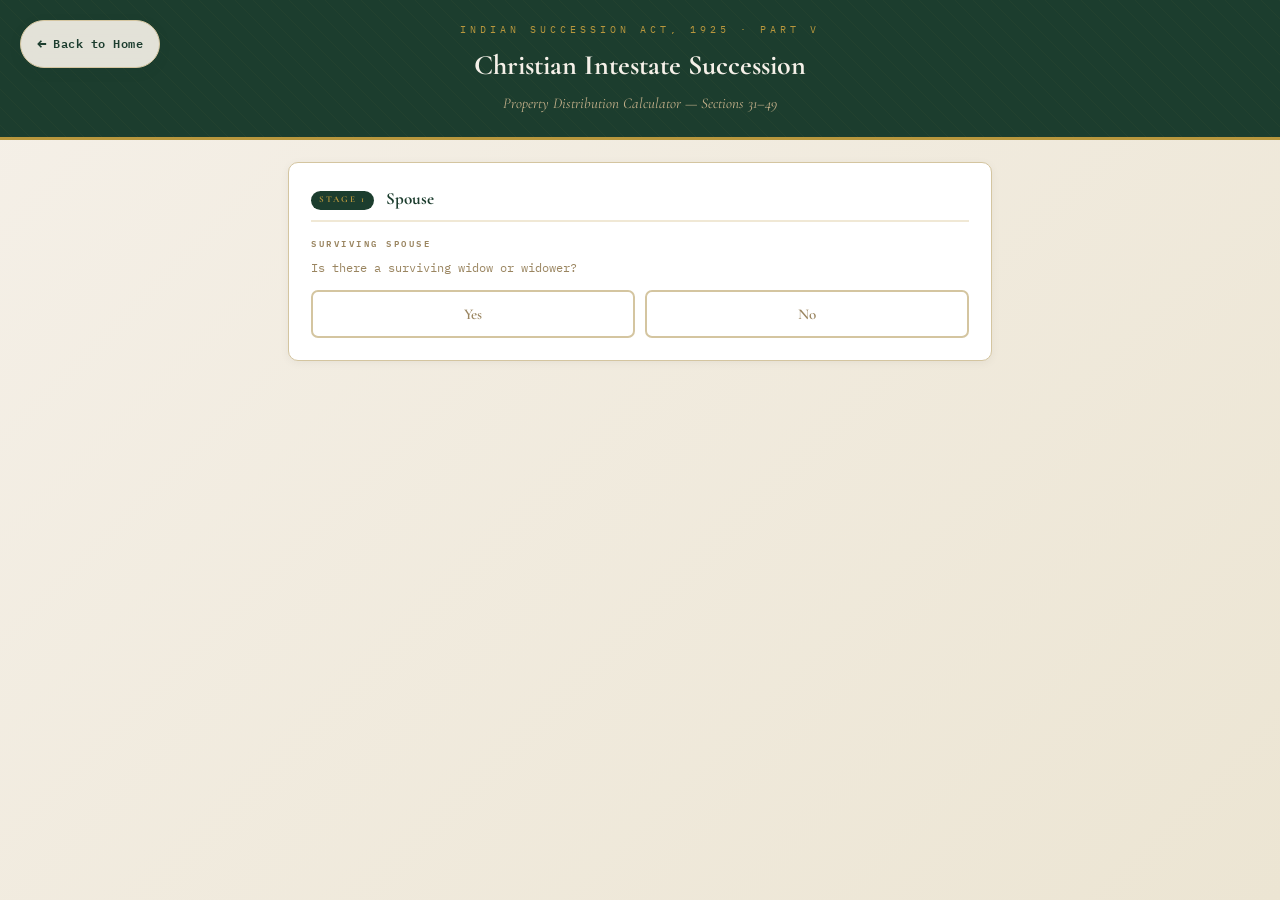
<file: pages/christian_updated.html>
<!DOCTYPE html>
<html lang="en">
<head>
  <meta charset="UTF-8">
  <meta name="viewport" content="width=device-width, initial-scale=1.0">
  <title>Christian Intestate Calculator — ISA 1925</title>
  <link href="https://fonts.googleapis.com/css2?family=Cormorant+Garamond:ital,wght@0,400;0,600;0,700;1,400&family=IBM+Plex+Mono:wght@400;600&display=swap" rel="stylesheet">
  <style>
    /* ═══════════════════════ DESIGN TOKENS ═══════════════════════ */
    :root {
      --green:   #1c3d2e;
      --gold:    #b8973d;
      --cream:   #f5f0e8;
      --parchment: #ece5d3;
      --border:  #d4c5a0;
      --muted:   #9a8560;
      --text:    #2c1810;
      --white:   #fff;
      --red-bg:  #fee2e2;
      --red-text:#991b1b;
      --grn-bg:  #d1fae5;
      --grn-text:#065f46;
      --amber-bg:#fffbeb;
      --amber-border:#fbbf24;
      --amber-text:#92400e;
      --blue-bg: #eff6ff;
      --blue-border:#93c5fd;
      --blue-text:#1e40af;
      --radius:  10px;
    }

    /* ═══════════════════════ RESET & BASE ═══════════════════════ */
    *, *::before, *::after { box-sizing: border-box; margin: 0; padding: 0; }
    ::-webkit-scrollbar { width: 5px; }
    ::-webkit-scrollbar-thumb { background: var(--border); border-radius: 3px; }

    body {
      font-family: 'IBM Plex Mono', monospace;
      background: linear-gradient(135deg, var(--cream) 0%, var(--parchment) 100%);
      color: var(--text);
      min-height: 100vh;
      line-height: 1.6;
    }

    /* ═══════════════════════ BACK BUTTON ═══════════════════════ */
    .back-home-btn {
      position: fixed;
      top: 20px;
      left: 20px;
      background: rgba(245, 240, 232, 0.92);
      color: var(--green);
      padding: 10px 16px;
      border-radius: 999px;
      text-decoration: none;
      font-family: 'IBM Plex Mono', monospace;
      font-weight: 600;
      font-size: 0.75rem;
      letter-spacing: 0.04em;
      border: 1.5px solid var(--border);
      box-shadow: 0 4px 12px rgba(28,61,46,.12);
      backdrop-filter: blur(8px);
      transition: all 0.25s ease;
      display: flex;
      align-items: center;
      gap: 6px;
      z-index: 1000;
    }
    .back-home-btn .arrow { font-size: 1rem; transition: transform 0.2s ease; }
    .back-home-btn:hover { transform: translateY(-2px); border-color: var(--gold); box-shadow: 0 6px 16px rgba(184,151,61,.2); color: var(--green); }
    .back-home-btn:hover .arrow { transform: translateX(-3px); }

    @media (max-width: 768px) {
      .back-home-btn { top: 14px; left: 14px; padding: 8px 13px; font-size: 0.7rem; gap: 5px; }
      .back-home-btn .arrow { font-size: 0.9rem; }
    }
    @media (max-width: 480px) {
      .back-home-btn { top: 12px; left: 12px; padding: 9px 12px; font-size: 0; gap: 0; }
      .back-home-btn .arrow { font-size: 1.1rem; }
    }

    /* ═══════════════════════ HEADER ═══════════════════════ */
    header {
      background: var(--green);
      padding: 22px 28px;
      text-align: center;
      border-bottom: 3px solid var(--gold);
      position: relative;
      overflow: hidden;
    }
    header::before {
      content: '';
      position: absolute;
      inset: 0;
      background-image: repeating-linear-gradient(45deg,rgba(184,151,61,.04) 0,rgba(184,151,61,.04) 1px,transparent 0,transparent 50%);
      background-size: 18px 18px;
    }
    .h-eyebrow { font-size: 10px; letter-spacing: 4px; color: var(--gold); margin-bottom: 5px; position: relative; }
    .h-title   { font-family: 'Cormorant Garamond', serif; font-size: 28px; font-weight: 700; color: var(--cream); position: relative; }
    .h-sub     { font-family: 'Cormorant Garamond', serif; font-style: italic; color: #c4b08a; font-size: 15px; margin-top: 3px; position: relative; }

    /* ═══════════════════════ LAYOUT ═══════════════════════ */
    .container { max-width: 740px; margin: 0 auto; padding: 22px 18px; }

    /* ═══════════════════════ CARDS ═══════════════════════ */
    .card {
      background: var(--white);
      border-radius: var(--radius);
      padding: 22px;
      border: 1.5px solid var(--border);
      box-shadow: 0 2px 10px rgba(0,0,0,.05);
      margin-bottom: 16px;
    }
    .stage-card { display: none; animation: fadeIn 0.35s ease; }
    .stage-card.active { display: block; }

    @keyframes fadeIn {
      from { opacity: 0; transform: translateY(-6px); }
      to   { opacity: 1; transform: translateY(0); }
    }

    .card-title {
      font-family: 'Cormorant Garamond', serif;
      font-size: 17px;
      font-weight: 700;
      color: var(--green);
      margin-bottom: 14px;
      border-bottom: 2px solid #f0e8d5;
      padding-bottom: 8px;
    }
    .section-label {
      font-size: 9px;
      letter-spacing: 2.5px;
      color: var(--muted);
      font-weight: 600;
      margin-bottom: 8px;
      display: block;
    }
    .stage-badge {
      display: inline-block;
      background: var(--green);
      color: var(--gold);
      font-size: 9px;
      letter-spacing: 2px;
      font-weight: 700;
      padding: 2px 8px;
      border-radius: 20px;
      margin-right: 8px;
      vertical-align: middle;
    }

    /* ═══════════════════════ RADIO BUTTONS (styled as toggle pills) ═══════════════════════ */
    .radio-group { display: flex; gap: 10px; flex-wrap: wrap; }
    .radio-option { flex: 1; min-width: 120px; position: relative; }
    .radio-option input[type="radio"] { position: absolute; opacity: 0; width: 0; height: 0; }
    .radio-option label {
      display: flex;
      align-items: center;
      justify-content: center;
      padding: 10px 16px;
      border: 2px solid var(--border);
      border-radius: 7px;
      cursor: pointer;
      transition: all 0.15s;
      font-family: 'Cormorant Garamond', serif;
      font-size: 15px;
      font-weight: 600;
      background: var(--white);
      color: var(--muted);
      text-align: center;
      margin: 0;
      user-select: none;
    }
    .radio-option label:hover { border-color: var(--gold); color: var(--text); }
    .radio-option input[type="radio"]:checked + label {
      border-color: var(--green);
      background: var(--green);
      color: var(--cream);
    }

    /* ═══════════════════════ FORM ELEMENTS ═══════════════════════ */
    .form-group { margin-bottom: 18px; }
    label.field-label { display: block; font-size: 12px; font-weight: 600; margin-bottom: 6px; color: var(--muted); letter-spacing: .03em; }

    input[type="text"],
    input[type="number"],
    select {
      width: 100%;
      padding: 8px 12px;
      border: 1.5px solid var(--border);
      border-radius: 6px;
      font-size: 12px;
      font-family: 'IBM Plex Mono', monospace;
      color: var(--text);
      background: var(--cream);
      transition: border-color .15s;
      outline: none;
    }
    input:focus, select:focus { border-color: var(--gold); }

    /* ═══════════════════════ CHILD ROWS ═══════════════════════ */
    .child-row {
      background: var(--cream);
      border: 1.5px solid var(--border);
      border-radius: 7px;
      padding: 14px;
      margin-bottom: 10px;
      position: relative;
      border-left: 3px solid var(--gold);
    }
    .child-row-grid {
      display: grid;
      grid-template-columns: 1fr 1fr 1fr;
      gap: 12px;
      align-items: end;
    }
    @media (max-width: 560px) { .child-row-grid { grid-template-columns: 1fr; } }

    .child-row .remove-btn {
      position: absolute;
      top: 10px;
      right: 10px;
    }

    /* ═══════════════════════ BUTTONS ═══════════════════════ */
    .add-btn {
      width: 100%;
      padding: 8px 14px;
      font-size: 12px;
      color: var(--green);
      background: none;
      border: 1.5px dashed var(--muted);
      border-radius: 6px;
      cursor: pointer;
      transition: all .15s;
      margin-top: 8px;
      font-family: 'IBM Plex Mono', monospace;
    }
    .add-btn:hover { border-color: var(--green); color: var(--green); }

    .remove-btn {
      background: var(--red-bg);
      color: var(--red-text);
      border: none;
      padding: 4px 12px;
      border-radius: 20px;
      cursor: pointer;
      font-size: 10px;
      font-weight: 700;
      letter-spacing: .05em;
      transition: all .15s;
      font-family: 'IBM Plex Mono', monospace;
    }
    .remove-btn:hover { background: #fca5a5; }

    .calc-btn {
      width: 100%;
      padding: 14px;
      border-radius: 8px;
      border: none;
      background: var(--green);
      color: var(--cream);
      font-family: 'Cormorant Garamond', serif;
      font-size: 18px;
      font-weight: 700;
      cursor: pointer;
      letter-spacing: .04em;
      box-shadow: 0 4px 14px rgba(28,61,46,.25);
      transition: all .15s;
      display: none;
      margin-bottom: 16px;
    }
    .calc-btn:hover { background: #14402e; box-shadow: 0 6px 18px rgba(28,61,46,.35); transform: translateY(-1px); }

    /* ═══════════════════════ SIBLING INPUT GRID ═══════════════════════ */
    .sibling-grid {
      display: grid;
      grid-template-columns: 1fr 1fr;
      gap: 14px;
      margin-top: 14px;
    }
    @media (max-width: 480px) { .sibling-grid { grid-template-columns: 1fr; } }

    /* ═══════════════════════ LEGAL NOTE ═══════════════════════ */
    #legalNote {
      background: var(--blue-bg);
      border: 1.5px solid var(--blue-border);
      border-radius: var(--radius);
      padding: 13px 16px;
      font-size: 11px;
      color: var(--blue-text);
      line-height: 1.7;
      margin-bottom: 16px;
      display: none;
      white-space: pre-line;
    }

    /* ═══════════════════════ RESULTS ═══════════════════════ */
    #results { display: none; }

    /* Rule box — identical to Parsi */
    .rule-box {
      background: var(--green);
      border-radius: var(--radius);
      padding: 18px 22px;
      margin-bottom: 16px;
      border: 2px solid var(--gold);
    }
    .rule-eyebrow { font-size: 9px; letter-spacing: 3px; color: var(--gold); margin-bottom: 3px; }
    .rule-title   { font-family: 'Cormorant Garamond', serif; font-size: 20px; font-weight: 700; color: var(--cream); margin-bottom: 6px; }
    .rule-desc    { font-size: 11px; color: #c4b08a; line-height: 1.7; }

    /* Stats grid */
    .stats-grid { display: grid; grid-template-columns: repeat(3,1fr); gap: 10px; margin-bottom: 16px; }
    .stat-card  { background: var(--white); border: 1.5px solid var(--border); border-radius: 8px; padding: 12px; text-align: center; }
    .stat-value { font-family: 'Cormorant Garamond', serif; font-size: 28px; font-weight: 700; color: var(--green); line-height: 1; }
    .stat-label { font-size: 9px; letter-spacing: 2px; color: var(--muted); margin-top: 4px; font-weight: 600; }

    /* Distribution bar */
    .dist-bar-wrap { background: var(--white); border-radius: var(--radius); padding: 18px 22px; margin-bottom: 16px; border: 1.5px solid var(--border); }
    .dist-bar { display: flex; height: 30px; border-radius: 7px; overflow: hidden; margin-top: 10px; margin-bottom: 10px; gap: 2px; }
    .bar-seg  { position: relative; min-width: 2px; transition: flex .3s; }
    .bar-label { position: absolute; top: 50%; left: 50%; transform: translate(-50%,-50%); color: #fff; font-size: 10px; font-weight: 700; white-space: nowrap; text-shadow: 0 1px 3px rgba(0,0,0,.5); }
    .legend   { display: flex; flex-wrap: wrap; gap: 8px; }
    .legend-item { display: flex; align-items: center; gap: 5px; font-size: 11px; color: var(--text); }
    .legend-dot  { width: 9px; height: 9px; border-radius: 2px; flex-shrink: 0; }

    /* Results table */
    .result-table { background: var(--white); border-radius: var(--radius); border: 1.5px solid var(--border); overflow: hidden; margin-bottom: 14px; }
    table { width: 100%; border-collapse: collapse; }
    th { padding: 11px 14px; text-align: left; font-size: 9px; letter-spacing: 2px; color: var(--muted); font-weight: 600; background: #f0e8d5; white-space: nowrap; }
    th.r { text-align: right; }
    td { padding: 11px 14px; font-size: 13px; border-top: 1px solid #f0e8d5; vertical-align: middle; }
    tr:hover td { background: #faf8f3; }
    td.r { text-align: right; }
    tfoot tr td { background: #f0e8d5; border-top: 2px solid var(--border); font-weight: 700; font-size: 12px; }
    .heir-name { font-weight: 600; font-size: 13px; color: var(--text); }
    .heir-note { font-size: 10px; color: var(--muted); margin-top: 1px; }
    .frac { font-family: 'IBM Plex Mono', monospace; font-size: 15px; font-weight: 600; color: var(--green); }
    .pct  { font-family: 'IBM Plex Mono', monospace; font-size: 13px; color: var(--gold); }
    .mini-bar  { height: 7px; background: #f0e8d5; border-radius: 4px; overflow: hidden; width: 80px; }
    .mini-fill { height: 100%; border-radius: 4px; }
    .dot-cell  { display: flex; align-items: center; gap: 8px; }
    .dot       { width: 10px; height: 10px; border-radius: 50%; flex-shrink: 0; }

    /* Disclaimer */
    .disclaimer {
      background: var(--amber-bg);
      border: 1.5px solid var(--amber-border);
      border-radius: 8px;
      padding: 12px 16px;
      font-size: 11px;
      color: var(--amber-text);
      line-height: 1.7;
    }
    .disclaimer strong { display: block; margin-bottom: 3px; }

    /* Print action bar */
    .results-actions { display: flex; justify-content: flex-end; margin-bottom: 12px; }
    .print-btn {
      padding: 8px 16px;
      border-radius: 7px;
      border: 1.5px solid var(--border);
      background: var(--white);
      color: var(--muted);
      font-family: 'IBM Plex Mono', monospace;
      font-size: 11px;
      font-weight: 600;
      cursor: pointer;
      letter-spacing: .05em;
      transition: all .15s;
      display: flex;
      align-items: center;
      gap: 6px;
    }
    .print-btn:hover { border-color: var(--green); color: var(--green); }

    /* ═══════════════════════ PRINT ═══════════════════════ */
    @media print {
      body { background: white !important; }
      .back-home-btn, .add-btn, .remove-btn, .calc-btn, .results-actions { display: none !important; }
      .stage-card:not(.active) { display: none !important; }
      header { print-color-adjust: exact; -webkit-print-color-adjust: exact; }
      .rule-box, .dist-bar-wrap, .bar-seg, .mini-fill, .dot, .legend-dot { print-color-adjust: exact; -webkit-print-color-adjust: exact; }
    }

    /* ═══════════════════════ RESPONSIVE ═══════════════════════ */
    @media (max-width: 600px) {
      .stats-grid { grid-template-columns: 1fr 1fr; }
      .h-title { font-size: 22px; }
      .container { padding: 14px 12px; }
    }
  </style>
</head>
<body>

<!-- Back to Home -->
<a href="../index.html#calculator" class="back-home-btn">
  <span class="arrow">←</span> Back to Home
</a>

<!-- Header -->
<header>
  <div class="h-eyebrow">INDIAN SUCCESSION ACT, 1925 · PART V</div>
  <div class="h-title">Christian Intestate Succession</div>
  <div class="h-sub">Property Distribution Calculator — Sections 31–49</div>
</header>

<div class="container">

  <!-- Stage 1: Spouse -->
  <div class="card stage-card active" id="stage-1">
    <div class="card-title"><span class="stage-badge">STAGE 1</span> Spouse</div>
    <span class="section-label">SURVIVING SPOUSE</span>
    <p style="font-size:12px;color:var(--muted);margin-bottom:12px">Is there a surviving widow or widower?</p>
    <div class="radio-group">
      <div class="radio-option">
        <input type="radio" name="spouse" id="spouse_yes" value="yes">
        <label for="spouse_yes">Yes</label>
      </div>
      <div class="radio-option">
        <input type="radio" name="spouse" id="spouse_no" value="no">
        <label for="spouse_no">No</label>
      </div>
    </div>
  </div>

  <!-- Stage 2: Descendants? -->
  <div class="card stage-card" id="stage-2">
    <div class="card-title"><span class="stage-badge">STAGE 2</span> Lineal Descendants</div>
    <span class="section-label">CHILDREN OR GRANDCHILDREN</span>
    <p style="font-size:12px;color:var(--muted);margin-bottom:12px">Are there any surviving children or grandchildren?</p>
    <div class="radio-group">
      <div class="radio-option">
        <input type="radio" name="descendants" id="desc_yes" value="yes">
        <label for="desc_yes">Yes</label>
      </div>
      <div class="radio-option">
        <input type="radio" name="descendants" id="desc_no" value="no">
        <label for="desc_no">No</label>
      </div>
    </div>
  </div>

  <!-- Stage 2b: Children Detail -->
  <div class="card stage-card" id="stage-2-children">
    <div class="card-title"><span class="stage-badge">STAGE 2B</span> Lineal Descendants Detail</div>
    <div id="childrenContainer"></div>
    <button class="add-btn" onclick="addChild()">+ Add Child</button>
  </div>

  <!-- Stage 3: Father -->
  <div class="card stage-card" id="stage-3">
    <div class="card-title"><span class="stage-badge">STAGE 3</span> Father</div>
    <span class="section-label">SURVIVING FATHER</span>
    <p style="font-size:12px;color:var(--muted);margin-bottom:12px">Is the intestate's father alive?</p>
    <div class="radio-group">
      <div class="radio-option">
        <input type="radio" name="father" id="father_yes" value="yes">
        <label for="father_yes">Yes</label>
      </div>
      <div class="radio-option">
        <input type="radio" name="father" id="father_no" value="no">
        <label for="father_no">No</label>
      </div>
    </div>
  </div>

  <!-- Stage 4: Mother & Siblings -->
  <div class="card stage-card" id="stage-4">
    <div class="card-title"><span class="stage-badge">STAGE 4</span> Mother &amp; Siblings</div>
    <span class="section-label">SURVIVING MOTHER</span>
    <p style="font-size:12px;color:var(--muted);margin-bottom:12px">Is the intestate's mother alive?</p>
    <div class="radio-group" style="margin-bottom:18px">
      <div class="radio-option">
        <input type="radio" name="mother" id="mother_yes" value="yes">
        <label for="mother_yes">Yes</label>
      </div>
      <div class="radio-option">
        <input type="radio" name="mother" id="mother_no" value="no" checked>
        <label for="mother_no">No</label>
      </div>
    </div>
    <div class="sibling-grid">
      <div>
        <span class="section-label">SURVIVING SIBLINGS</span>
        <input type="number" id="survivingSiblings" value="0" min="0">
      </div>
      <div>
        <span class="section-label">PRE-DECEASED SIBLINGS <span style="font-size:9px;font-weight:400">(with living children)</span></span>
        <input type="number" id="deceasedSiblings" value="0" min="0">
      </div>
    </div>
  </div>

  <!-- Legal Note -->
  <div id="legalNote"></div>

  <!-- Calculate Button -->
  <button id="calcBtn" class="calc-btn" onclick="calculateShares()">⚖ Calculate Distribution</button>

  <!-- Results -->
  <div id="results"></div>

</div><!-- end container -->

<script>
// ═══════════════════════════════════════════════════════
// STAGE WIRING
// ═══════════════════════════════════════════════════════
const s1         = document.getElementById('stage-1');
const s2         = document.getElementById('stage-2');
const s2Children = document.getElementById('stage-2-children');
const s3         = document.getElementById('stage-3');
const s4         = document.getElementById('stage-4');
const calcBtn    = document.getElementById('calcBtn');

document.querySelectorAll('input[name="spouse"]').forEach(r => r.addEventListener('change', () => {
  s2.classList.add('active');
  checkReadyState();
}));

document.querySelectorAll('input[name="descendants"]').forEach(r => r.addEventListener('change', e => {
  if (e.target.value === 'yes') {
    s2Children.classList.add('active');
    s3.classList.remove('active');
    s4.classList.remove('active');
    updateLegalNote('The presence of lineal descendants excludes parents and siblings from inheritance (§ 37–41, ISA 1925).');
  } else {
    s2Children.classList.remove('active');
    s3.classList.add('active');
    document.querySelectorAll('input[name="father"]').forEach(r => r.checked = false);
    s4.classList.remove('active');
    updateLegalNote('No lineal descendants — the estate passes to the next class of heirs beginning with the father (§ 42, ISA 1925).');
  }
  checkReadyState();
}));

document.querySelectorAll('input[name="father"]').forEach(r => r.addEventListener('change', e => {
  if (e.target.value === 'yes') {
    s4.classList.remove('active');
    updateLegalNote('A surviving father excludes the mother and all siblings from inheritance (§ 42, ISA 1925).');
  } else {
    s4.classList.add('active');
    updateLegalNote('No father — the estate passes to the mother and siblings (§ 43–47, ISA 1925).');
  }
  checkReadyState();
}));

function checkReadyState() {
  const spouse = document.querySelector('input[name="spouse"]:checked');
  const desc   = document.querySelector('input[name="descendants"]:checked');
  const father = document.querySelector('input[name="father"]:checked');
  let ready = false;
  if (spouse && desc) {
    if (desc.value === 'yes') ready = true;
    else if (desc.value === 'no' && father) ready = true;
  }
  calcBtn.style.display = ready ? 'block' : 'none';
  document.getElementById('results').style.display = 'none';
}

// ═══════════════════════════════════════════════════════
// CHILDREN STATE
// ═══════════════════════════════════════════════════════
let childrenData = [{ id: Date.now(), name: 'Child 1', status: 'alive', grandchildren: 0 }];

function renderChildren() {
  const container = document.getElementById('childrenContainer');
  container.innerHTML = '';
  childrenData.forEach(child => {
    const row = document.createElement('div');
    row.className = 'child-row';
    row.innerHTML = `
      ${childrenData.length > 1 ? `<button class="remove-btn" onclick="removeChildrenData(${child.id})">× Remove</button>` : ''}
      <div class="child-row-grid">
        <div>
          <span class="section-label">NAME</span>
          <input type="text" value="${esc(child.name)}" onchange="updateChild(${child.id},'name',this.value)">
        </div>
        <div>
          <span class="section-label">STATUS</span>
          <select onchange="updateChild(${child.id},'status',this.value)">
            <option value="alive"    ${child.status==='alive'    ?'selected':''}>Alive</option>
            <option value="deceased" ${child.status==='deceased' ?'selected':''}>Pre-deceased</option>
          </select>
        </div>
        <div style="display:${child.status==='deceased'?'block':'none'}">
          <span class="section-label">SURVIVING GRANDCHILDREN</span>
          <input type="number" min="0" value="${child.grandchildren}" onchange="updateChild(${child.id},'grandchildren',this.value)">
        </div>
      </div>
    `;
    container.appendChild(row);
  });
}
function addChild() {
  childrenData.push({ id: Date.now(), name: `Child ${childrenData.length + 1}`, status: 'alive', grandchildren: 0 });
  renderChildren();
}
function removeChildrenData(id) { childrenData = childrenData.filter(c => c.id !== id); renderChildren(); }
function updateChild(id, field, value) {
  const child = childrenData.find(c => c.id === id);
  if (child) {
    child[field] = field === 'grandchildren' ? (parseInt(value) || 0) : value;
    if (field === 'status') renderChildren();
  }
}
renderChildren();

// ═══════════════════════════════════════════════════════
// COLOURS
// ═══════════════════════════════════════════════════════
const HEIR_COLORS = {
  spouse:   '#4f46e5',
  child:    '#059669',
  grandchild: '#0d9488',
  father:   '#b8973d',
  mother:   '#c4a04a',
  sibling:  '#7c3aed',
  dec_sibling: '#0284c7',
  government: '#9ca3af'
};
const CHILD_PALETTE = ['#059669','#0d9488','#d97706','#dc2626','#7c3aed','#0284c7','#db2777','#065f46'];

// ═══════════════════════════════════════════════════════
// LEGAL NOTE HELPERS
// ═══════════════════════════════════════════════════════
let currentNote = '';
function updateLegalNote(msg) {
  if (msg === currentNote) return;
  currentNote = msg;
  const el = document.getElementById('legalNote');
  el.textContent = msg;
  el.style.display = msg ? 'block' : 'none';
}
function amendLegalNote(extra) {
  if (!extra || extra === currentNote) return;
  currentNote = currentNote ? currentNote + '\n\n' + extra : extra;
  const el = document.getElementById('legalNote');
  el.textContent = currentNote;
  el.style.display = 'block';
}

// ═══════════════════════════════════════════════════════
// FRACTION HELPERS
// ═══════════════════════════════════════════════════════
function formatFraction(decimal) {
  const t = 0.0001;
  const checks = [[1,1],[1,2],[1,3],[2,3],[1,4],[3,4],[1,5],[2,5],[3,5],[4,5],[1,6],[5,6],[1,8],[3,8],[5,8],[7,8],[1,9],[1,10],[1,12],[1,15],[1,16],[1,18],[1,20]];
  for (const [n,d] of checks) { if (Math.abs(decimal - n/d) < t) return `${n}/${d}`; }
  for (let d = 2; d <= 100; d++) { const n = Math.round(decimal * d); if (Math.abs(decimal - n/d) < t) return `${n}/${d}`; }
  return (decimal * 100).toFixed(2) + '%';
}

function gcd(a, b) { return b === 0 ? a : gcd(b, a % b); }

// ═══════════════════════════════════════════════════════
// MAIN CALCULATION
// ═══════════════════════════════════════════════════════
function calculateShares() {
  currentNote = '';

  const hasSpouse       = document.querySelector('input[name="spouse"]:checked').value === 'yes';
  const pathDescendants = document.querySelector('input[name="descendants"]:checked').value === 'yes';

  let validBranches = [];
  let numBranches   = 0;
  if (pathDescendants) {
    validBranches = childrenData.filter(c => c.status === 'alive' || (c.status === 'deceased' && c.grandchildren > 0));
    numBranches   = validBranches.length;
  }

  const pathFather          = !pathDescendants && document.querySelector('input[name="father"]:checked')?.value === 'yes';
  const hasMother           = !pathDescendants && !pathFather && document.querySelector('input[name="mother"]:checked')?.value === 'yes';
  const survivingSiblings   = !pathDescendants && !pathFather ? (parseInt(document.getElementById('survivingSiblings').value) || 0) : 0;
  const deceasedSiblings    = !pathDescendants && !pathFather ? (parseInt(document.getElementById('deceasedSiblings').value) || 0) : 0;
  const totalSiblingBranches = survivingSiblings + deceasedSiblings;

  // Each result: { name, note, fraction (string), decimal, section, color }
  let results = [];
  let spouseDec = 0;
  let ruleTitle = '';
  let ruleEyebrow = '';
  let ruleDesc = '';

  // ── SPOUSE SHARE ──
  if (hasSpouse) {
    if (numBranches > 0) {
      spouseDec = 1/3;
      ruleTitle   = 'Spouse + Lineal Descendants';
      ruleEyebrow = 'CASE A · § 33(a), ISA 1925';
      ruleDesc    = 'One-third of the estate devolves upon the surviving spouse. The remaining two-thirds is distributed among the lineal descendants per stirpes (§ 37–40).';
      results.push({ name: 'Spouse', fraction: '1/3', decimal: 1/3, section: '§ 33(a)', color: HEIR_COLORS.spouse });
    } else if (pathFather || hasMother || totalSiblingBranches > 0) {
      spouseDec = 1/2;
      ruleTitle   = 'Spouse + Other Heirs (No Descendants)';
      ruleEyebrow = 'CASE B · § 33(b), ISA 1925';
      ruleDesc    = 'One-half of the estate devolves upon the surviving spouse. The remaining half passes to the next class of heirs.';
      results.push({ name: 'Spouse', fraction: '1/2', decimal: 1/2, section: '§ 33(b)', color: HEIR_COLORS.spouse });
    } else {
      spouseDec = 1;
      ruleTitle   = 'Spouse Only — Sole Heir';
      ruleEyebrow = 'CASE C · § 33(c), ISA 1925';
      ruleDesc    = 'No lineal descendants or other kindred survive. The entire estate devolves upon the surviving spouse.';
      results.push({ name: 'Spouse', fraction: '1', decimal: 1, section: '§ 33(c)', color: HEIR_COLORS.spouse });
    }
  }

  const remaining = 1 - spouseDec;

  // ── REMAINING DISTRIBUTION ──
  if (remaining > 0.0001) {
    if (numBranches > 0) {
      const livingCount = validBranches.filter(c => c.status === 'alive').length;

      if (livingCount === 0) {
        // All branches predeceased → per capita among grandchildren
        const totalGC = validBranches.reduce((s, c) => s + c.grandchildren, 0);
        if (totalGC > 0) {
          if (!ruleTitle) { ruleTitle = 'Grandchildren Only (Per Capita)'; ruleEyebrow = 'CASE D · § 38, ISA 1925'; ruleDesc = 'All children have predeceased. Grandchildren inherit equally per capita across all branches.'; }
          const share = remaining / totalGC;
          results.push({ name: `Each Grandchild`, note: `${totalGC} grandchildren — equal shares`, fraction: formatFraction(share), decimal: share, section: '§ 38', color: HEIR_COLORS.grandchild });
        }
      } else {
        // At least one child alive → per stirpes
        if (!ruleTitle) { ruleTitle = hasSpouse ? 'Spouse + Lineal Descendants' : 'Lineal Descendants Only'; ruleEyebrow = `CASE ${hasSpouse?'A':'E'} · § 37–40, ISA 1925`; ruleDesc = 'The estate (or remainder after spouse share) is divided equally among all branches of lineal descendants. A predeceased child\'s share passes per stirpes to their surviving children.'; }
        const sharePerBranch = remaining / numBranches;
        let ci = 0;
        validBranches.forEach(child => {
          const col = CHILD_PALETTE[ci++ % CHILD_PALETTE.length];
          if (child.status === 'alive') {
            results.push({ name: child.name || `Child`, fraction: formatFraction(sharePerBranch), decimal: sharePerBranch, section: '§ 37/40', color: col });
          } else if (child.grandchildren > 0) {
            const gcShare = sharePerBranch / child.grandchildren;
            results.push({ name: `Each child of ${child.name || 'predeceased child'}`, note: `${child.grandchildren} grandchild${child.grandchildren>1?'ren':''} — branch share ÷ ${child.grandchildren}`, fraction: formatFraction(gcShare), decimal: gcShare, section: '§ 40 (per stirpes)', color: HEIR_COLORS.grandchild });
          }
        });
      }

    } else if (pathFather) {
      if (!ruleTitle) { ruleTitle = 'Father Inherits'; ruleEyebrow = 'CASE F · § 42, ISA 1925'; ruleDesc = 'The father is alive. He inherits the entire residue, excluding the mother and siblings.'; }
      results.push({ name: 'Father', fraction: formatFraction(remaining), decimal: remaining, section: '§ 42', color: HEIR_COLORS.father });

    } else {
      const kindredSlots = (hasMother ? 1 : 0) + totalSiblingBranches;
      if (kindredSlots > 0) {
        if (!ruleTitle) { ruleTitle = 'Mother, Siblings &amp; Their Issue'; ruleEyebrow = 'CASE G · § 43–47, ISA 1925'; ruleDesc = 'The mother, surviving siblings, and branches of predeceased siblings each inherit an equal share of the residue.'; }
        const perSlot = remaining / kindredSlots;
        if (hasMother)            results.push({ name: 'Mother', fraction: formatFraction(perSlot), decimal: perSlot, section: '§ 43–46', color: HEIR_COLORS.mother });
        if (survivingSiblings > 0) results.push({ name: `Each Surviving Sibling`, note: `${survivingSiblings} sibling${survivingSiblings>1?'s':''}`, fraction: formatFraction(perSlot), decimal: perSlot, section: '§ 43/47', color: HEIR_COLORS.sibling });
        if (deceasedSiblings > 0)  results.push({ name: `Branch of Predeceased Sibling`, note: `${deceasedSiblings} branch${deceasedSiblings>1?'es':''} — divide internally`, fraction: formatFraction(perSlot) + ' (split)', decimal: perSlot, section: '§ 44/47', color: HEIR_COLORS.dec_sibling });
      } else if (!hasSpouse) {
        if (!ruleTitle) { ruleTitle = 'No Eligible Heirs — Escheat'; ruleEyebrow = 'CASE H · § 34/48, ISA 1925'; ruleDesc = 'No eligible heirs under Part V have been found. The estate escheats to the Government or passes to the nearest remote kindred under § 48.'; }
        results.push({ name: 'Government / Remote Kindred', fraction: '1', decimal: 1, section: '§ 34/48', color: HEIR_COLORS.government });
      }
    }
  }

  // ── BUILD LEGAL NOTE ──
  updateLegalNote('');
  const noteLines = [...new Set(results.map(r => r.section))].join(' · ');
  updateLegalNote(`Applicable provisions: ${noteLines}. ${ruleDesc}`);

  // ── RENDER RESULTS ──
  renderResults(results, ruleTitle, ruleEyebrow, ruleDesc);
}

// ═══════════════════════════════════════════════════════
// RENDER
// ═══════════════════════════════════════════════════════
function renderResults(results, ruleTitle, ruleEyebrow, ruleDesc) {
  const total     = results.reduce((s, r) => s + r.decimal, 0);
  const heirCount = results.filter(r => r.color !== HEIR_COLORS.government).length;
  const sections  = [...new Set(results.map(r => r.section))].join(', ');

  const ra = document.getElementById('results');
  ra.style.display = 'block';
  ra.innerHTML = `
    <!-- Print action -->
    <div class="results-actions">
      <button class="print-btn" onclick="window.print()">🖨 Print / Save PDF</button>
    </div>

    <!-- Rule Box -->
    <div class="rule-box">
      <div class="rule-eyebrow">${ruleEyebrow}</div>
      <div class="rule-title">${ruleTitle}</div>
      <div class="rule-desc">${ruleDesc}</div>
    </div>

    <!-- Stats -->
    <div class="stats-grid">
      <div class="stat-card">
        <div class="stat-value">${heirCount || results.length}</div>
        <div class="stat-label">ELIGIBLE HEIRS</div>
      </div>
      <div class="stat-card">
        <div class="stat-value" style="font-size:18px;padding-top:6px">${ruleEyebrow.split('·')[0].trim()}</div>
        <div class="stat-label">APPLICABLE RULE</div>
      </div>
      <div class="stat-card">
        <div class="stat-value">100%</div>
        <div class="stat-label">DISTRIBUTED</div>
      </div>
    </div>

    <!-- Distribution Bar -->
    <div class="dist-bar-wrap">
      <div class="section-label">ESTATE DISTRIBUTION OVERVIEW</div>
      <div class="dist-bar">
        ${results.map(r => `
          <div class="bar-seg" style="flex:${r.decimal};background:${r.color}" title="${esc(r.name)}: ${(r.decimal*100).toFixed(2)}%">
            ${r.decimal > 0.08 ? `<div class="bar-label">${(r.decimal*100).toFixed(0)}%</div>` : ''}
          </div>`).join('')}
      </div>
      <div class="legend">
        ${results.map(r => `<div class="legend-item"><div class="legend-dot" style="background:${r.color}"></div>${esc(r.name)}</div>`).join('')}
      </div>
    </div>

    <!-- Results Table -->
    <div class="result-table">
      <table>
        <thead>
          <tr>
            <th>Heir</th>
            <th>Provision</th>
            <th class="r">Fraction</th>
            <th class="r">Percentage</th>
            <th>Share</th>
          </tr>
        </thead>
        <tbody>
          ${results.map(r => `
            <tr>
              <td>
                <div class="dot-cell">
                  <div class="dot" style="background:${r.color}"></div>
                  <div>
                    <div class="heir-name">${esc(r.name)}</div>
                    ${r.note ? `<div class="heir-note">↳ ${esc(r.note)}</div>` : ''}
                  </div>
                </div>
              </td>
              <td style="color:var(--muted);font-size:11px">${r.section}</td>
              <td class="r"><span class="frac">${r.fraction}</span></td>
              <td class="r"><span class="pct">${(r.decimal*100).toFixed(2)}%</span></td>
              <td>
                <div class="mini-bar">
                  <div class="mini-fill" style="width:${r.decimal*100}%;background:${r.color}"></div>
                </div>
              </td>
            </tr>`).join('')}
        </tbody>
        <tfoot>
          <tr>
            <td colspan="2">TOTAL</td>
            <td class="r" style="font-family:'IBM Plex Mono',monospace">1</td>
            <td class="r" style="font-family:'IBM Plex Mono',monospace">100% ✓</td>
            <td></td>
          </tr>
        </tfoot>
      </table>
    </div>

    <!-- Disclaimer -->
    <div class="disclaimer">
      <strong>⚠ Practitioner Note</strong>
      This calculator applies intestate succession rules for Christians under Part V (Sections 31–49) of the Indian Succession Act, 1925. Key limitations: <em>(i)</em> the per stirpes / per capita distinction depends on whether any child survives; <em>(ii)</em> for predeceased siblings, only the count of branches is entered — further internal distribution within each branch is not computed; <em>(iii)</em> special rules for domicile, agricultural land in certain states, and property under personal law statutes are not modelled. This tool does not constitute legal advice.
    </div>
  `;

  ra.scrollIntoView({ behavior: 'smooth', block: 'nearest' });
}

// ═══════════════════════════════════════════════════════
// UTILITY
// ═══════════════════════════════════════════════════════
function esc(str) {
  if (!str) return '';
  return String(str).replace(/&/g,'&amp;').replace(/</g,'&lt;').replace(/>/g,'&gt;').replace(/"/g,'&quot;');
}
</script>
</body>
</html>
</file>
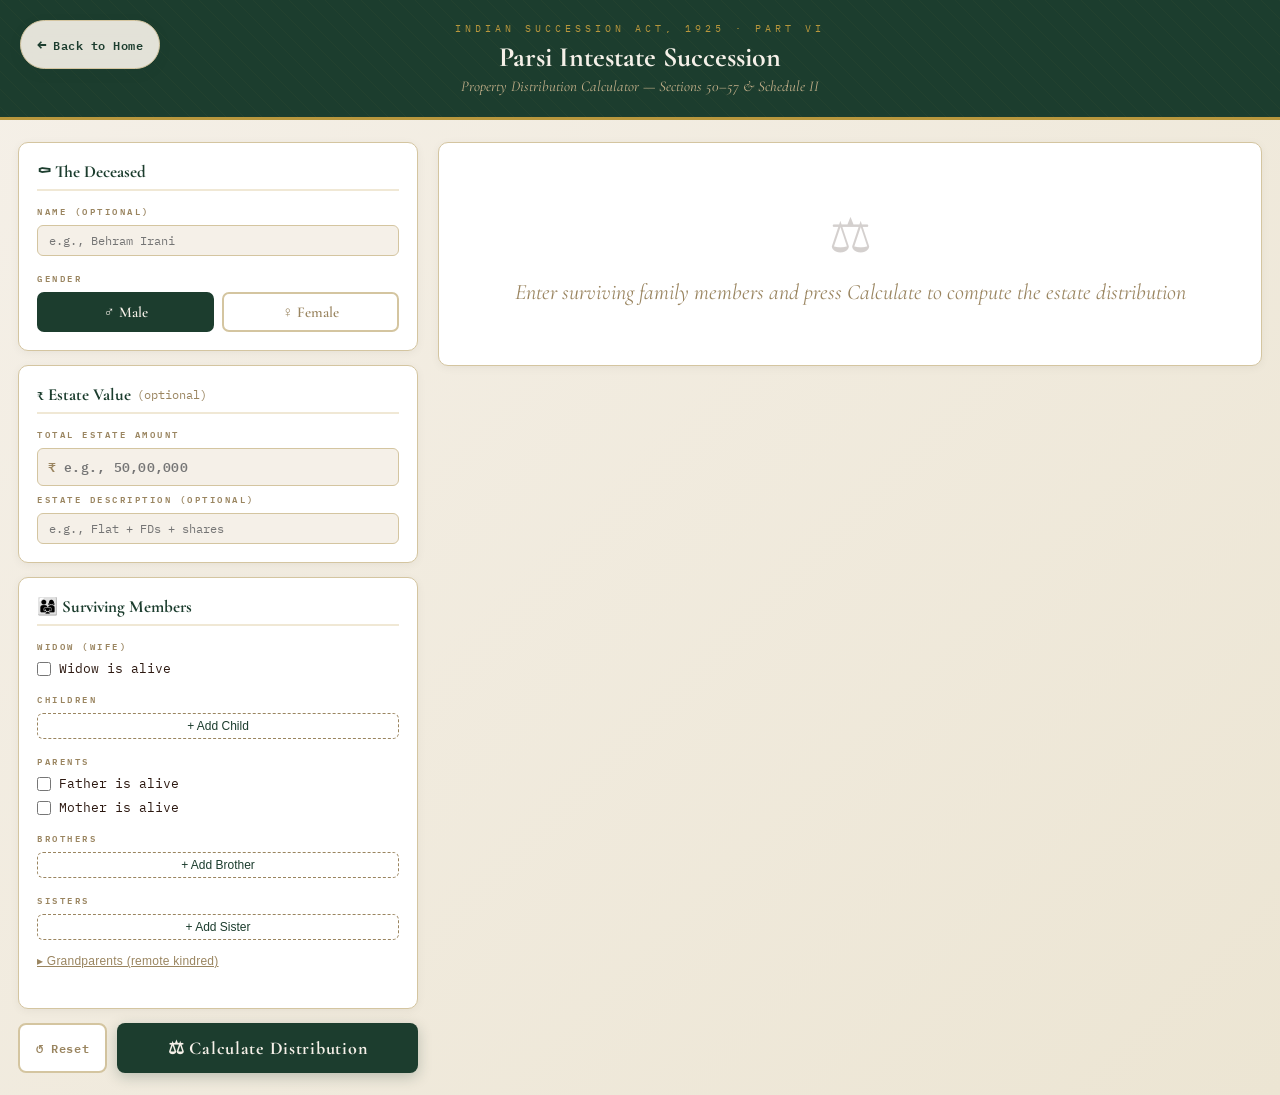
<file: pages/parsi_updated.html>
<!DOCTYPE html>
<html lang="en">

<head>
  <meta charset="UTF-8">
  <meta name="viewport" content="width=device-width, initial-scale=1.0">
  <title>Parsi Intestate Succession — ISA 1925</title>
  <link
    href="https://fonts.googleapis.com/css2?family=Cormorant+Garamond:ital,wght@0,400;0,600;0,700;1,400&family=IBM+Plex+Mono:wght@400;600&display=swap"
    rel="stylesheet">
  <style>
    * {
      box-sizing: border-box;
      margin: 0;
      padding: 0
    }

    :root {
      --green: #1c3d2e;
      --gold: #b8973d;
      --cream: #f5f0e8;
      --parchment: #ece5d3;
      --border: #d4c5a0;
      --muted: #9a8560;
      --text: #2c1810;
      --white: #fff;
      --red-bg: #fee2e2;
      --red-text: #991b1b;
      --grn-bg: #d1fae5;
      --grn-text: #065f46;
      --amber-bg: #fffbeb;
      --amber-border: #fbbf24;
      --amber-text: #92400e;
      --blue-bg: #eff6ff;
      --blue-border: #93c5fd;
      --blue-text: #1e40af;
    }

    body {
      font-family: 'IBM Plex Mono', monospace;
      background: linear-gradient(135deg, var(--cream) 0%, var(--parchment) 100%);
      color: var(--text);
      min-height: 100vh
    }

    ::-webkit-scrollbar {
      width: 5px
    }

    ::-webkit-scrollbar-thumb {
      background: var(--border);
      border-radius: 3px
    }

    /* ── HEADER ── */
    header {
      background: var(--green);
      padding: 22px 28px;
      text-align: center;
      border-bottom: 3px solid var(--gold);
      position: relative;
      overflow: hidden
    }

    header::before {
      content: '';
      position: absolute;
      inset: 0;
      background-image: repeating-linear-gradient(45deg, rgba(184, 151, 61, .04) 0, rgba(184, 151, 61, .04) 1px, transparent 0, transparent 50%);
      background-size: 18px 18px
    }

    .h-eyebrow {
      font-size: 10px;
      letter-spacing: 4px;
      color: var(--gold);
      margin-bottom: 5px;
      position: relative
    }

    .h-title {
      font-family: 'Cormorant Garamond', serif;
      font-size: 28px;
      font-weight: 700;
      color: var(--cream);
      position: relative
    }

    .h-sub {
      font-family: 'Cormorant Garamond', serif;
      font-style: italic;
      color: #c4b08a;
      font-size: 15px;
      margin-top: 3px;
      position: relative
    }

    /* ── LAYOUT ── */
    .layout {
      display: flex;
      gap: 20px;
      padding: 22px 18px;
      max-width: 1300px;
      margin: 0 auto;
      flex-wrap: wrap;
      align-items: flex-start
    }

    .left-col {
      flex: 0 0 400px;
      display: flex;
      flex-direction: column;
      gap: 14px
    }

    .right-col {
      flex: 1 1 420px
    }

    /* ── CARDS ── */
    .card {
      background: var(--white);
      border-radius: 10px;
      padding: 18px;
      border: 1.5px solid var(--border);
      box-shadow: 0 2px 10px rgba(0, 0, 0, .05)
    }

    .card-title {
      font-family: 'Cormorant Garamond', serif;
      font-size: 17px;
      font-weight: 700;
      color: var(--green);
      margin-bottom: 12px;
      border-bottom: 2px solid #f0e8d5;
      padding-bottom: 7px;
      display: flex;
      align-items: center;
      gap: 6px
    }

    .section-label {
      font-size: 9px;
      letter-spacing: 2.5px;
      color: var(--muted);
      font-weight: 600;
      margin-bottom: 6px
    }

    .section {
      margin-bottom: 14px
    }

    /* ── INPUTS ── */
    input[type=text] {
      background: var(--cream);
      border: 1.5px solid var(--border);
      border-radius: 6px;
      padding: 7px 11px;
      font-size: 12px;
      color: var(--text);
      font-family: 'IBM Plex Mono', monospace;
      width: 100%;
      outline: none;
      transition: border-color .15s
    }

    input[type=text]:focus {
      border-color: var(--gold)
    }

    input[type=checkbox] {
      accent-color: var(--green);
      width: 14px;
      height: 14px;
      cursor: pointer
    }

    /* Estate value input */
    .estate-wrap {
      position: relative;
      display: flex;
      align-items: center
    }

    .estate-prefix {
      position: absolute;
      left: 11px;
      font-size: 13px;
      color: var(--muted);
      font-weight: 600;
      pointer-events: none;
      z-index: 1
    }

    .estate-wrap input {
      padding-left: 26px;
      font-size: 13px;
      font-weight: 600;
      letter-spacing: .02em
    }

    .estate-hint {
      font-size: 10px;
      color: var(--muted);
      margin-top: 5px;
      letter-spacing: .03em
    }

    /* ── GENDER BUTTONS ── */
    .gender-row {
      display: flex;
      gap: 8px
    }

    .gender-btn {
      flex: 1;
      padding: 9px;
      border-radius: 7px;
      border: 2px solid var(--border);
      background: var(--white);
      color: var(--muted);
      font-family: 'Cormorant Garamond', serif;
      font-size: 15px;
      font-weight: 600;
      cursor: pointer;
      transition: all .15s
    }

    .gender-btn.active {
      border-color: var(--green);
      background: var(--green);
      color: var(--cream)
    }

    /* ── CHECKBOXES ── */
    .check-row {
      display: flex;
      align-items: center;
      gap: 8px;
      margin-bottom: 7px;
      cursor: pointer
    }

    .check-row label {
      font-size: 13px;
      cursor: pointer
    }

    /* ── PERSON CARDS ── */
    .person-card {
      background: var(--cream);
      border: 1.5px solid var(--border);
      border-radius: 7px;
      padding: 10px;
      margin-bottom: 8px
    }

    .person-row {
      display: flex;
      gap: 7px;
      align-items: center;
      margin-bottom: 0
    }

    .status-btn {
      padding: 3px 10px;
      border-radius: 20px;
      border: none;
      cursor: pointer;
      font-size: 10px;
      font-weight: 700;
      letter-spacing: .05em;
      white-space: nowrap;
      flex-shrink: 0;
      transition: all .12s
    }

    .alive {
      background: var(--grn-bg);
      color: var(--grn-text)
    }

    .dead {
      background: var(--red-bg);
      color: var(--red-text)
    }

    .remove-btn {
      background: none;
      border: none;
      cursor: pointer;
      color: #9ca3af;
      font-size: 17px;
      padding: 0 2px;
      flex-shrink: 0;
      line-height: 1;
      transition: color .12s
    }

    .remove-btn:hover {
      color: var(--red-text)
    }

    .add-btn {
      font-size: 12px;
      color: var(--green);
      background: none;
      border: 1.5px dashed #9a8560;
      border-radius: 6px;
      padding: 5px 14px;
      cursor: pointer;
      width: 100%;
      transition: all .15s
    }

    .add-btn:hover {
      border-color: var(--green)
    }

    .add-btn-gold {
      font-size: 11px;
      color: var(--gold);
      background: none;
      border: 1px dashed var(--gold);
      border-radius: 4px;
      padding: 3px 10px;
      cursor: pointer
    }

    .indent {
      border-left: 2px solid var(--border);
      padding-left: 10px;
      margin-top: 9px
    }

    .indent-label {
      font-size: 9px;
      letter-spacing: 2px;
      color: var(--muted);
      margin-bottom: 5px
    }

    /* Grandparent grid */
    .gp-grid {
      display: grid;
      grid-template-columns: 1fr 1fr;
      gap: 6px;
      margin-bottom: 6px
    }

    .gp-item {
      background: var(--cream);
      border: 1.5px solid var(--border);
      border-radius: 7px;
      padding: 8px 10px
    }

    .gp-label {
      font-size: 9px;
      letter-spacing: 2px;
      color: var(--muted);
      margin-bottom: 5px
    }

    .gp-check-row {
      display: flex;
      align-items: center;
      gap: 6px;
      margin-bottom: 5px
    }

    .gp-check-row label {
      font-size: 11px;
      cursor: pointer
    }

    /* ── BUTTON ROW ── */
    .btn-row {
      display: flex;
      gap: 10px
    }

    .calc-btn {
      flex: 1;
      padding: 13px;
      border-radius: 8px;
      border: none;
      background: var(--green);
      color: var(--cream);
      font-family: 'Cormorant Garamond', serif;
      font-size: 18px;
      font-weight: 700;
      cursor: pointer;
      letter-spacing: .04em;
      box-shadow: 0 4px 14px rgba(28, 61, 46, .25);
      transition: all .15s
    }

    .calc-btn:hover {
      background: #14402e;
      box-shadow: 0 6px 18px rgba(28, 61, 46, .35)
    }

    .reset-btn {
      padding: 13px 16px;
      border-radius: 8px;
      border: 2px solid var(--border);
      background: var(--white);
      color: var(--muted);
      font-family: 'IBM Plex Mono', monospace;
      font-size: 12px;
      font-weight: 600;
      cursor: pointer;
      letter-spacing: .05em;
      transition: all .15s
    }

    .reset-btn:hover {
      border-color: var(--red-text);
      color: var(--red-text)
    }

    /* ── EMPTY STATE ── */
    .empty-state {
      background: var(--white);
      border-radius: 10px;
      padding: 60px 40px;
      text-align: center;
      border: 1.5px solid var(--border);
      box-shadow: 0 2px 10px rgba(0, 0, 0, .05)
    }

    .empty-icon {
      font-size: 48px;
      opacity: .2;
      margin-bottom: 14px
    }

    .empty-text {
      font-family: 'Cormorant Garamond', serif;
      font-size: 22px;
      color: var(--muted);
      font-style: italic
    }

    /* ── WARNING BOX ── */
    .warning-box {
      background: var(--amber-bg);
      border: 1.5px solid var(--amber-border);
      border-radius: 8px;
      padding: 12px 16px;
      margin-bottom: 14px
    }

    .warning-box-title {
      font-size: 10px;
      letter-spacing: 2px;
      color: #b45309;
      font-weight: 700;
      margin-bottom: 6px
    }

    .warning-item {
      font-size: 11px;
      color: var(--amber-text);
      line-height: 1.7;
      margin-bottom: 3px;
      display: flex;
      gap: 7px
    }

    .warning-item:last-child {
      margin-bottom: 0
    }

    /* ── INFO BOX ── */
    .info-box {
      background: var(--blue-bg);
      border: 1.5px solid var(--blue-border);
      border-radius: 8px;
      padding: 12px 16px;
      margin-bottom: 14px;
      font-size: 11px;
      color: var(--blue-text);
      line-height: 1.7
    }

    /* ── RULE BOX ── */
    .rule-box {
      background: var(--green);
      border-radius: 10px;
      padding: 18px 22px;
      margin-bottom: 16px;
      border: 2px solid var(--gold)
    }

    .rule-eyebrow {
      font-size: 9px;
      letter-spacing: 3px;
      color: var(--gold);
      margin-bottom: 3px
    }

    .rule-title {
      font-family: 'Cormorant Garamond', serif;
      font-size: 20px;
      font-weight: 700;
      color: var(--cream);
      margin-bottom: 6px
    }

    .rule-desc {
      font-size: 12px;
      color: #c4b08a;
      line-height: 1.7
    }

    /* ── STATS GRID ── */
    .stats-grid {
      display: grid;
      grid-template-columns: repeat(3, 1fr);
      gap: 10px;
      margin-bottom: 16px
    }

    .stat-card {
      background: var(--white);
      border: 1.5px solid var(--border);
      border-radius: 8px;
      padding: 12px;
      text-align: center
    }

    .stat-value {
      font-family: 'Cormorant Garamond', serif;
      font-size: 28px;
      font-weight: 700;
      color: var(--green);
      line-height: 1
    }

    .stat-label {
      font-size: 9px;
      letter-spacing: 2px;
      color: var(--muted);
      margin-top: 4px;
      font-weight: 600
    }

    /* ── DISTRIBUTION BAR ── */
    .dist-bar-wrap {
      background: var(--white);
      border-radius: 10px;
      padding: 18px 22px;
      margin-bottom: 16px;
      border: 1.5px solid var(--border)
    }

    .dist-bar {
      display: flex;
      height: 30px;
      border-radius: 7px;
      overflow: hidden;
      margin-bottom: 10px;
      gap: 2px
    }

    .bar-seg {
      position: relative;
      min-width: 2px;
      transition: flex .3s
    }

    .bar-label {
      position: absolute;
      top: 50%;
      left: 50%;
      transform: translate(-50%, -50%);
      color: #fff;
      font-size: 10px;
      font-weight: 700;
      white-space: nowrap;
      text-shadow: 0 1px 3px rgba(0, 0, 0, .5)
    }

    .legend {
      display: flex;
      flex-wrap: wrap;
      gap: 8px
    }

    .legend-item {
      display: flex;
      align-items: center;
      gap: 4px;
      font-size: 11px;
      color: var(--text)
    }

    .legend-dot {
      width: 9px;
      height: 9px;
      border-radius: 2px;
      flex-shrink: 0
    }

    /* ── RESULTS TABLE ── */
    .result-table {
      background: var(--white);
      border-radius: 10px;
      border: 1.5px solid var(--border);
      overflow: hidden;
      margin-bottom: 14px
    }

    table {
      width: 100%;
      border-collapse: collapse
    }

    th {
      padding: 11px 14px;
      text-align: left;
      font-size: 9px;
      letter-spacing: 2px;
      color: var(--muted);
      font-weight: 600;
      background: #f0e8d5;
      white-space: nowrap
    }

    th.r {
      text-align: right
    }

    td {
      padding: 11px 14px;
      font-size: 13px;
      border-top: 1px solid #f0e8d5;
      vertical-align: middle
    }

    tr:hover td {
      background: #faf8f3
    }

    td.r {
      text-align: right
    }

    tfoot tr td {
      background: #f0e8d5;
      border-top: 2px solid var(--border);
      font-weight: 700;
      font-size: 12px;
      color: var(--text)
    }

    .heir-name {
      font-weight: 600;
      font-size: 13px;
      color: var(--text)
    }

    .heir-note {
      font-size: 10px;
      color: var(--muted);
      margin-top: 1px
    }

    .frac {
      font-family: 'IBM Plex Mono', monospace;
      font-size: 15px;
      font-weight: 600;
      color: var(--green)
    }

    .pct {
      font-family: 'IBM Plex Mono', monospace;
      font-size: 13px;
      color: var(--gold)
    }

    .amt {
      font-family: 'IBM Plex Mono', monospace;
      font-size: 11px;
      color: var(--text);
      font-weight: 600
    }

    .mini-bar {
      height: 7px;
      background: #f0e8d5;
      border-radius: 4px;
      overflow: hidden;
      width: 80px
    }

    .mini-fill {
      height: 100%;
      border-radius: 4px
    }

    .dot-cell {
      display: flex;
      align-items: center;
      gap: 8px
    }

    .dot {
      width: 10px;
      height: 10px;
      border-radius: 50%;
      flex-shrink: 0
    }

    /* ── RESULTS ACTIONS BAR ── */
    .results-actions {
      display: flex;
      justify-content: flex-end;
      margin-bottom: 12px
    }

    .print-btn {
      padding: 8px 16px;
      border-radius: 7px;
      border: 1.5px solid var(--border);
      background: var(--white);
      color: var(--muted);
      font-family: 'IBM Plex Mono', monospace;
      font-size: 11px;
      font-weight: 600;
      cursor: pointer;
      letter-spacing: .05em;
      transition: all .15s;
      display: flex;
      align-items: center;
      gap: 6px
    }

    .print-btn:hover {
      border-color: var(--green);
      color: var(--green)
    }

    /* ── DISCLAIMER ── */
    .disclaimer {
      background: #fffbeb;
      border: 1.5px solid #fbbf24;
      border-radius: 8px;
      padding: 12px 16px;
      font-size: 11px;
      color: #92400e;
      line-height: 1.7
    }

    .disclaimer strong {
      display: block;
      margin-bottom: 3px
    }

    /* ── ESCALATION NOTE ── */
    .escalation-note {
      background: var(--parchment);
      border: 1.5px solid var(--border);
      border-radius: 8px;
      padding: 12px 16px;
      font-size: 11px;
      color: var(--muted);
      line-height: 1.7;
      margin-bottom: 14px
    }

    .escalation-note strong {
      color: var(--text)
    }


/* -------------------------------------------- */
    .back-home-btn {
        position: fixed;
        top: 20px;
        left: 20px;
        background: rgba(245, 240, 232, 0.92); /* --cream, semi-transparent */
        color: var(--green);
        padding: 10px 16px;
        border-radius: 999px;
        text-decoration: none;
        font-family: 'IBM Plex Mono', monospace;
        font-weight: 600;
        font-size: 0.75rem;
        letter-spacing: 0.04em;
        border: 1.5px solid var(--border);
        box-shadow: 0 4px 12px rgba(28, 61, 46, 0.12);
        backdrop-filter: blur(8px);
        transition: all 0.25s ease;
        display: flex;
        align-items: center;
        gap: 6px;
        z-index: 1000;
    }
    .back-home-btn .arrow {
        font-size: 1rem;
        transition: transform 0.2s ease;
    }
    .back-home-btn:hover {
        transform: translateY(-2px);
        border-color: var(--gold);
        box-shadow: 0 6px 16px rgba(184, 151, 61, 0.2);
        color: var(--green);
    }
    .back-home-btn:hover .arrow {
        transform: translateX(-3px);
    }

    /* Tablet (≤768px) — shrink padding and text, nudge inward */
    @media (max-width: 768px) {
        .back-home-btn {
            top: 14px;
            left: 14px;
            padding: 8px 13px;
            font-size: 0.7rem;
            gap: 5px;
        }
        .back-home-btn .arrow {
            font-size: 0.9rem;
        }
    }

    /* Mobile (≤480px) — icon-only pill, no label text */
    @media (max-width: 480px) {
        .back-home-btn {
            top: 12px;
            left: 12px;
            padding: 9px 12px;
            font-size: 0;          /* hides "Back to Home" text */
            gap: 0;
        }
        .back-home-btn .arrow {
            font-size: 1.1rem;     /* arrow stays visible */
        }
    }

    /* ── COLLAPSIBLE ── */
    .collapse-toggle {
      background: none;
      border: none;
      cursor: pointer;
      font-size: 12px;
      color: var(--muted);
      text-decoration: underline;
      padding: 0;
      margin-bottom: 8px;
      letter-spacing: .02em;
      display: flex;
      align-items: center;
      gap: 4px
    }

    .collapse-body {
      overflow: hidden;
      transition: max-height .3s ease;
      max-height: 1000px
    }

    .collapse-body.hidden {
      max-height: 0
    }

    /* ── PRINT ── */
    @media print {
      .left-col {
        display: none !important
      }

      .results-actions {
        display: none !important
      }

      .layout {
        padding: 0
      }

      .right-col {
        flex: 1 1 100%;
        min-width: 100%
      }

      body {
        background: white !important
      }

      header {
        print-color-adjust: exact;
        -webkit-print-color-adjust: exact
      }

      .rule-box {
        print-color-adjust: exact;
        -webkit-print-color-adjust: exact
      }

      .bar-seg,
      .mini-fill,
      .dot,
      .legend-dot {
        print-color-adjust: exact;
        -webkit-print-color-adjust: exact
      }
    }

    /* ── RESPONSIVE ── */
    @media(max-width:860px) {
      .left-col {
        flex: 1 1 100%
      }

      .right-col {
        flex: 1 1 100%
      }

      .stats-grid {
        grid-template-columns: repeat(3, 1fr)
      }

      .gp-grid {
        grid-template-columns: 1fr 1fr
      }
    }

    @media(max-width:480px) {
      .stats-grid {
        grid-template-columns: 1fr 1fr
      }

      .gp-grid {
        grid-template-columns: 1fr
      }

      .h-title {
        font-size: 22px
      }
    }
  </style>
</head>

<body>
<a href="../index.html#calculator" class="back-home-btn">
  <span class="arrow">←</span> Back to Home
</a>
  <header>
    <div class="h-eyebrow">INDIAN SUCCESSION ACT, 1925 · PART VI</div>
    <div class="h-title">Parsi Intestate Succession</div>
    <div class="h-sub">Property Distribution Calculator — Sections 50–57 &amp; Schedule II</div>
  </header>

  <div class="layout">
    <!-- ═══════════════════════ LEFT COLUMN ═══════════════════════ -->
    <div class="left-col">

      <!-- The Deceased -->
      <div class="card">
        <div class="card-title">⚰ The Deceased</div>
        <div class="section">
          <div class="section-label">NAME (OPTIONAL)</div>
          <input type="text" id="deceasedName" placeholder="e.g., Behram Irani">
        </div>
        <div class="section" style="margin-bottom:0">
          <div class="section-label">GENDER</div>
          <div class="gender-row">
            <button class="gender-btn active" id="btnMale" onclick="setGender('male')">♂ Male</button>
            <button class="gender-btn" id="btnFemale" onclick="setGender('female')">♀ Female</button>
          </div>
        </div>
      </div>

      <!-- Estate Value (NEW) -->
      <div class="card">
        <div class="card-title">₹ Estate Value <span
            style="font-size:12px;font-family:'IBM Plex Mono',monospace;font-weight:400;color:var(--muted)">(optional)</span>
        </div>
        <div class="section" style="margin-bottom:4px">
          <div class="section-label">TOTAL ESTATE AMOUNT</div>
          <div class="estate-wrap">
            <span class="estate-prefix">₹</span>
            <input type="text" id="estateInput" placeholder="e.g., 50,00,000" oninput="parseEstate(this.value)">
          </div>
          <div class="estate-hint" id="estateHint"></div>
        </div>
        <div class="section" style="margin-bottom:0">
          <div class="section-label">ESTATE DESCRIPTION (OPTIONAL)</div>
          <input type="text" id="estateDesc" placeholder="e.g., Flat + FDs + shares">
        </div>
      </div>

      <!-- Surviving Members -->
      <div class="card">
        <div class="card-title">👨‍👩‍👧 Surviving Members</div>

        <!-- Spouse -->
        <div class="section" id="spouseSection">
          <div class="section-label" id="spouseLabel">WIDOW (WIFE)</div>
          <label class="check-row">
            <input type="checkbox" id="spouseCheck" onchange="toggleSpouse()">
            <label id="spouseCbLabel" for="spouseCheck">Widow is alive</label>
          </label>
          <div id="spouseNameWrap" style="display:none;margin-top:4px">
            <input type="text" id="spouseName" placeholder="Name">
          </div>
        </div>

        <!-- Children -->
        <div class="section">
          <div class="section-label">CHILDREN</div>
          <div id="childrenList"></div>
          <button class="add-btn" onclick="addChild()">+ Add Child</button>
        </div>

        <!-- Parents -->
        <div class="section">
          <div class="section-label">PARENTS</div>
          <label class="check-row">
            <input type="checkbox" id="fatherCheck" onchange="toggleFather()">
            <label for="fatherCheck">Father is alive</label>
          </label>
          <div id="fatherNameWrap" style="display:none;margin-bottom:7px">
            <input type="text" id="fatherName" placeholder="Father's name">
          </div>
          <label class="check-row">
            <input type="checkbox" id="motherCheck" onchange="toggleMother()">
            <label for="motherCheck">Mother is alive</label>
          </label>
          <div id="motherNameWrap" style="display:none">
            <input type="text" id="motherName" placeholder="Mother's name">
          </div>
        </div>

        <!-- Brothers -->
        <div class="section">
          <div class="section-label">BROTHERS</div>
          <div id="brothersList"></div>
          <button class="add-btn" onclick="addSibling('brother')">+ Add Brother</button>
        </div>

        <!-- Sisters -->
        <div class="section">
          <div class="section-label">SISTERS</div>
          <div id="sistersList"></div>
          <button class="add-btn" onclick="addSibling('sister')">+ Add Sister</button>
        </div>

        <!-- Grandparents (NEW — Remote Kindred Tier) -->
        <div class="section">
          <button class="collapse-toggle" onclick="toggleGPSection()" id="gpToggle">▸ Grandparents (remote
            kindred)</button>
          <div class="collapse-body hidden" id="gpBody">
            <div class="info-box" style="margin-bottom:8px">
              Grandparents are eligible heirs under Schedule II of the ISA only when no parents, siblings, or their
              children survive. Tick those who are alive.
            </div>
            <div class="gp-grid">
              <!-- Paternal GF -->
              <div class="gp-item">
                <div class="gp-label">PATERNAL GRANDFATHER</div>
                <div class="gp-check-row">
                  <input type="checkbox" id="paternalGFCheck" onchange="toggleGP('paternalGF')">
                  <label for="paternalGFCheck" style="font-size:11px;cursor:pointer">Alive</label>
                </div>
                <div id="paternalGFWrap" style="display:none">
                  <input type="text" id="paternalGFName" placeholder="Name" style="font-size:11px">
                </div>
              </div>
              <!-- Paternal GM -->
              <div class="gp-item">
                <div class="gp-label">PATERNAL GRANDMOTHER</div>
                <div class="gp-check-row">
                  <input type="checkbox" id="paternalGMCheck" onchange="toggleGP('paternalGM')">
                  <label for="paternalGMCheck" style="font-size:11px;cursor:pointer">Alive</label>
                </div>
                <div id="paternalGMWrap" style="display:none">
                  <input type="text" id="paternalGMName" placeholder="Name" style="font-size:11px">
                </div>
              </div>
              <!-- Maternal GF -->
              <div class="gp-item">
                <div class="gp-label">MATERNAL GRANDFATHER</div>
                <div class="gp-check-row">
                  <input type="checkbox" id="maternalGFCheck" onchange="toggleGP('maternalGF')">
                  <label for="maternalGFCheck" style="font-size:11px;cursor:pointer">Alive</label>
                </div>
                <div id="maternalGFWrap" style="display:none">
                  <input type="text" id="maternalGFName" placeholder="Name" style="font-size:11px">
                </div>
              </div>
              <!-- Maternal GM -->
              <div class="gp-item">
                <div class="gp-label">MATERNAL GRANDMOTHER</div>
                <div class="gp-check-row">
                  <input type="checkbox" id="maternalGMCheck" onchange="toggleGP('maternalGM')">
                  <label for="maternalGMCheck" style="font-size:11px;cursor:pointer">Alive</label>
                </div>
                <div id="maternalGMWrap" style="display:none">
                  <input type="text" id="maternalGMName" placeholder="Name" style="font-size:11px">
                </div>
              </div>
            </div>
          </div>
        </div>

      </div><!-- end Surviving Members card -->

      <!-- Button Row -->
      <div class="btn-row">
        <button class="reset-btn" onclick="resetAll()" title="Clear all fields">↺ Reset</button>
        <button class="calc-btn" onclick="calculate()">⚖ Calculate Distribution</button>
      </div>

    </div><!-- end left-col -->

    <!-- ═══════════════════════ RIGHT COLUMN ═══════════════════════ -->
    <div class="right-col" id="resultsArea">
      <div class="empty-state">
        <div class="empty-icon">⚖</div>
        <div class="empty-text">Enter surviving family members and press Calculate to compute the estate distribution
        </div>
      </div>
    </div>

  </div><!-- end layout -->

  <script>
    // ═══════════════════════════════════════════════════════
    // FRACTION ARITHMETIC
    // ═══════════════════════════════════════════════════════
    function gcd(a, b) { return b === 0 ? a : gcd(b, a % b); }

    class Fraction {
      constructor(num, den = 1) {
        if (den === 0) throw new Error('Zero denominator');
        if (num === 0) { this.num = 0; this.den = 1; return; }
        const sign = (num > 0) === (den > 0) ? 1 : -1;
        const g = gcd(Math.abs(num), Math.abs(den));
        this.num = sign * Math.abs(num) / g;
        this.den = Math.abs(den) / g;
      }
      multiply(o) { return typeof o === 'number' ? new Fraction(this.num * o, this.den) : new Fraction(this.num * o.num, this.den * o.den); }
      divide(o) { return typeof o === 'number' ? new Fraction(this.num, this.den * o) : new Fraction(this.num * o.den, this.den * o.num); }
      add(o) { return new Fraction(this.num * o.den + o.num * this.den, this.den * o.den); }
      toString() { return this.den === 1 ? `${this.num}` : `${this.num}/${this.den}`; }
      toPercent() { return ((this.num / this.den) * 100).toFixed(2); }
      toDecimal() { return this.num / this.den; }
    }

    // ═══════════════════════════════════════════════════════
    // CURRENCY FORMATTING
    // ═══════════════════════════════════════════════════════
    let estateValue = 0;

    function parseEstate(raw) {
      const num = parseFloat(raw.replace(/[^0-9.]/g, ''));
      estateValue = isNaN(num) ? 0 : num;
      const hint = document.getElementById('estateHint');
      if (estateValue > 0) {
        hint.textContent = '≈ ' + formatINRWords(estateValue);
      } else {
        hint.textContent = '';
      }
    }

    function formatINR(amount) {
      if (!amount || isNaN(amount)) return '—';
      return '₹\u2009' + new Intl.NumberFormat('en-IN', { maximumFractionDigits: 0 }).format(Math.round(amount));
    }

    function formatINRWords(n) {
      if (n >= 1e7) return (n / 1e7).toFixed(2).replace(/\.?0+$/, '') + ' Cr';
      if (n >= 1e5) return (n / 1e5).toFixed(2).replace(/\.?0+$/, '') + ' L';
      return formatINR(n);
    }

    // ═══════════════════════════════════════════════════════
    // STATE
    // ═══════════════════════════════════════════════════════
    let gender = 'male';
    let idCtr = 0;
    const uid = () => ++idCtr;
    let children = [];   // {id, name, alive, grandchildren:[{id,name,alive}]}
    let brothers = [];   // {id, name, alive, children:[{id,name,alive}]}
    let sisters = [];

    // ═══════════════════════════════════════════════════════
    // GENDER
    // ═══════════════════════════════════════════════════════
    function setGender(g) {
      gender = g;
      document.getElementById('btnMale').classList.toggle('active', g === 'male');
      document.getElementById('btnFemale').classList.toggle('active', g === 'female');
      const isM = g === 'male';
      document.getElementById('spouseLabel').textContent = isM ? 'WIDOW (WIFE)' : 'WIDOWER (HUSBAND)';
      document.getElementById('spouseCbLabel').textContent = isM ? 'Widow is alive' : 'Widower is alive';
      document.getElementById('spouseName').placeholder = isM ? "Widow's name" : "Widower's name";
    }

    // ═══════════════════════════════════════════════════════
    // TOGGLES — SPOUSE / PARENTS / GRANDPARENTS
    // ═══════════════════════════════════════════════════════
    function toggleSpouse() { document.getElementById('spouseNameWrap').style.display = document.getElementById('spouseCheck').checked ? 'block' : 'none'; }
    function toggleFather() { document.getElementById('fatherNameWrap').style.display = document.getElementById('fatherCheck').checked ? 'block' : 'none'; }
    function toggleMother() { document.getElementById('motherNameWrap').style.display = document.getElementById('motherCheck').checked ? 'block' : 'none'; }

    function toggleGP(key) {
      const el = document.getElementById(key + 'Wrap');
      el.style.display = document.getElementById(key + 'Check').checked ? 'block' : 'none';
    }

    function toggleGPSection() {
      const body = document.getElementById('gpBody');
      const btn = document.getElementById('gpToggle');
      const hidden = body.classList.toggle('hidden');
      btn.textContent = (hidden ? '▸' : '▾') + ' Grandparents (remote kindred)';
    }

    // ═══════════════════════════════════════════════════════
    // CHILDREN
    // ═══════════════════════════════════════════════════════
    function addChild() {
      children.push({ id: uid(), name: '', alive: true, grandchildren: [] });
      renderChildren();
    }
    function removeChild(id) { children = children.filter(c => c.id !== id); renderChildren(); }
    function toggleChildStatus(id) { const c = children.find(c => c.id === id); if (c) { c.alive = !c.alive; renderChildren(); } }
    function updateChildName(id, v) { const c = children.find(c => c.id === id); if (c) c.name = v; }

    function addGrandchild(cid) {
      const c = children.find(c => c.id === cid);
      if (c) { c.grandchildren.push({ id: uid(), name: '', alive: true }); renderChildren(); }
    }
    function removeGrandchild(cid, gid) { const c = children.find(c => c.id === cid); if (c) { c.grandchildren = c.grandchildren.filter(g => g.id !== gid); renderChildren(); } }
    function toggleGCStatus(cid, gid) { const c = children.find(c => c.id === cid); if (c) { const g = c.grandchildren.find(g => g.id === gid); if (g) { g.alive = !g.alive; renderChildren(); } } }
    function updateGCName(cid, gid, val) { const c = children.find(c => c.id === cid); if (c) { const g = c.grandchildren.find(g => g.id === gid); if (g) g.name = val; } }

    function renderChildren() {
      const el = document.getElementById('childrenList');
      el.innerHTML = '';
      children.forEach(c => {
        const div = document.createElement('div');
        div.className = 'person-card';
        div.innerHTML = `
      <div class="person-row" style="margin-bottom:${c.alive ? 0 : '9px'}">
        <input type="text" placeholder="Child name" value="${esc(c.name)}" oninput="updateChildName(${c.id},this.value)" style="flex:1">
        <button class="status-btn ${c.alive ? 'alive' : 'dead'}" onclick="toggleChildStatus(${c.id})">${c.alive ? 'Alive' : 'Deceased'}</button>
        <button class="remove-btn" onclick="removeChild(${c.id})">×</button>
      </div>
      ${!c.alive ? `
        <div class="indent">
          <div class="indent-label">GRANDCHILDREN OF ${esc(c.name) || 'THIS CHILD'} (REPRESENTATION)</div>
          <div id="gc_${c.id}">
            ${c.grandchildren.map(g => `
              <div class="person-row" style="margin-bottom:6px">
                <input type="text" placeholder="Grandchild name" value="${esc(g.name)}" oninput="updateGCName(${c.id},${g.id},this.value)" style="flex:1">
                <button class="status-btn ${g.alive ? 'alive' : 'dead'}" onclick="toggleGCStatus(${c.id},${g.id})">${g.alive ? 'Alive' : 'Dead'}</button>
                <button class="remove-btn" onclick="removeGrandchild(${c.id},${g.id})">×</button>
              </div>`).join('')}
          </div>
          <button class="add-btn-gold" onclick="addGrandchild(${c.id})">+ Add grandchild</button>
          ${c.grandchildren.length === 0 ? '<div style="font-size:10px;color:#b45309;margin-top:4px">⚠ No grandchildren added — this deceased child will be excluded.</div>' : ''}
        </div>` : ''}
    `;
        el.appendChild(div);
      });
    }

    // ═══════════════════════════════════════════════════════
    // SIBLINGS
    // ═══════════════════════════════════════════════════════
    function addSibling(type) {
      (type === 'brother' ? brothers : sisters).push({ id: uid(), name: '', alive: true, children: [] });
      renderSiblings();
    }
    function removeSibling(type, id) { if (type === 'brother') brothers = brothers.filter(s => s.id !== id); else sisters = sisters.filter(s => s.id !== id); renderSiblings(); }
    function toggleSibStatus(type, id) { const arr = type === 'brother' ? brothers : sisters; const s = arr.find(s => s.id === id); if (s) { s.alive = !s.alive; renderSiblings(); } }
    function updateSibName(type, id, v) { const arr = type === 'brother' ? brothers : sisters; const s = arr.find(s => s.id === id); if (s) s.name = v; }
    function addSibChild(type, sid) { const arr = type === 'brother' ? brothers : sisters; const s = arr.find(s => s.id === sid); if (s) { s.children.push({ id: uid(), name: '', alive: true }); renderSiblings(); } }
    function removeSibChild(type, sid, cid) { const arr = type === 'brother' ? brothers : sisters; const s = arr.find(s => s.id === sid); if (s) { s.children = s.children.filter(c => c.id !== cid); renderSiblings(); } }
    function toggleSibChildStatus(type, sid, cid) { const arr = type === 'brother' ? brothers : sisters; const s = arr.find(s => s.id === sid); if (s) { const c = s.children.find(c => c.id === cid); if (c) { c.alive = !c.alive; renderSiblings(); } } }
    function updateSibChildName(type, sid, cid, val) { const arr = type === 'brother' ? brothers : sisters; const s = arr.find(s => s.id === sid); if (s) { const c = s.children.find(c => c.id === cid); if (c) c.name = val; } }

    function renderSiblings() {
      ['brother', 'sister'].forEach(type => {
        const arr = type === 'brother' ? brothers : sisters;
        const el = document.getElementById(`${type}sList`);
        el.innerHTML = '';
        arr.forEach(s => {
          const role = type === 'brother' ? 'Brother' : 'Sister';
          const div = document.createElement('div');
          div.className = 'person-card';
          div.innerHTML = `
        <div class="person-row" style="margin-bottom:${s.alive ? 0 : '9px'}">
          <input type="text" placeholder="${role} name" value="${esc(s.name)}" oninput="updateSibName('${type}',${s.id},this.value)" style="flex:1">
          <button class="status-btn ${s.alive ? 'alive' : 'dead'}" onclick="toggleSibStatus('${type}',${s.id})">${s.alive ? 'Alive' : 'Deceased'}</button>
          <button class="remove-btn" onclick="removeSibling('${type}',${s.id})">×</button>
        </div>
        ${!s.alive ? `
          <div class="indent">
            <div class="indent-label">CHILDREN OF ${esc(s.name) || role.toUpperCase()} (REPRESENTATION)</div>
            ${s.children.map(c => `
              <div class="person-row" style="margin-bottom:6px">
                <input type="text" placeholder="Child name" value="${esc(c.name)}" oninput="updateSibChildName('${type}',${s.id},${c.id},this.value)" style="flex:1">
                <button class="status-btn ${c.alive ? 'alive' : 'dead'}" onclick="toggleSibChildStatus('${type}',${s.id},${c.id})">${c.alive ? 'Alive' : 'Dead'}</button>
                <button class="remove-btn" onclick="removeSibChild('${type}',${s.id},${c.id})">×</button>
              </div>`).join('')}
            <button class="add-btn-gold" onclick="addSibChild('${type}',${s.id})">+ Add child</button>
            ${s.children.length === 0 ? '<div style="font-size:10px;color:#b45309;margin-top:4px">⚠ No children added — representation cannot apply.</div>' : ''}
          </div>` : ''}
      `;
          el.appendChild(div);
        });
      });
    }

    // ═══════════════════════════════════════════════════════
    // RESET
    // ═══════════════════════════════════════════════════════
    function resetAll() {
      if (!confirm('Clear all fields and start over?')) return;
      // Text inputs
      ['deceasedName', 'estateInput', 'estateDesc', 'spouseName', 'fatherName', 'motherName',
        'paternalGFName', 'paternalGMName', 'maternalGFName', 'maternalGMName'].forEach(id => {
          const el = document.getElementById(id); if (el) el.value = '';
        });
      // Checkboxes → uncheck + hide wrappers
      ['spouseCheck', 'fatherCheck', 'motherCheck',
        'paternalGFCheck', 'paternalGMCheck', 'maternalGFCheck', 'maternalGMCheck'].forEach(id => {
          const cb = document.getElementById(id);
          if (cb) cb.checked = false;
        });
      toggleSpouse(); toggleFather(); toggleMother();
      ['paternalGF', 'paternalGM', 'maternalGF', 'maternalGM'].forEach(k => {
        const w = document.getElementById(k + 'Wrap'); if (w) w.style.display = 'none';
      });
      // Arrays
      children = []; brothers = []; sisters = [];
      renderChildren(); renderSiblings();
      // Estate
      estateValue = 0;
      document.getElementById('estateHint').textContent = '';
      // Gender
      setGender('male');
      // Results
      document.getElementById('resultsArea').innerHTML = `
    <div class="empty-state">
      <div class="empty-icon">⚖</div>
      <div class="empty-text">Enter surviving family members and press Calculate to compute the estate distribution</div>
    </div>`;
    }

    // ═══════════════════════════════════════════════════════
    // VALIDATION
    // ═══════════════════════════════════════════════════════
    function validate() {
      const warnings = [];

      // Deceased children with no living grandchildren
      const deadNoGC = children.filter(c => !c.alive && !c.grandchildren.some(g => g.alive));
      if (deadNoGC.length > 0) {
        const names = deadNoGC.map(c => c.name || 'an unnamed child').join(', ');
        warnings.push(`Deceased child/children (${names}) have no surviving grandchildren entered — they will be <strong>excluded</strong> from the distribution. Add grandchildren if representation should apply.`);
      }

      // Deceased siblings with no living children
      const allSibs = [...brothers.map(b => ({ ...b, label: 'Brother' })), ...sisters.map(s => ({ ...s, label: 'Sister' }))];
      const deadSibsNoC = allSibs.filter(s => !s.alive && !s.children.some(c => c.alive));
      if (deadSibsNoC.length > 0) {
        const names = deadSibsNoC.map(s => s.name || s.label).join(', ');
        warnings.push(`Deceased sibling(s) (${names}) have no surviving children — representation cannot apply and they will be <strong>excluded</strong>.`);
      }

      return warnings;
    }

    // ═══════════════════════════════════════════════════════
    // COLOUR PALETTE
    // ═══════════════════════════════════════════════════════
    const PALETTE = ['#4f46e5', '#059669', '#0d9488', '#b8973d', '#dc2626', '#7c3aed', '#0284c7', '#db2777', '#d97706', '#065f46', '#be185d', '#0891b2'];
    let pIdx = 0;
    const nextColor = () => PALETTE[pIdx++ % PALETTE.length];

    // ═══════════════════════════════════════════════════════
    // OTHER RELATIVES DISTRIBUTION — PARENTS → SIBLINGS → GRANDPARENTS
    // ═══════════════════════════════════════════════════════
    function getGrandparents() {
      const gps = [];
      const gpDefs = [
        { key: 'paternalGF', label: 'Paternal Grandfather', role: 'Grandfather (Paternal)', color: '#92400e' },
        { key: 'paternalGM', label: 'Paternal Grandmother', role: 'Grandmother (Paternal)', color: '#b45309' },
        { key: 'maternalGF', label: 'Maternal Grandfather', role: 'Grandfather (Maternal)', color: '#a16207' },
        { key: 'maternalGM', label: 'Maternal Grandmother', role: 'Grandmother (Maternal)', color: '#ca8a04' },
      ];
      gpDefs.forEach(gp => {
        const cb = document.getElementById(gp.key + 'Check');
        if (cb && cb.checked) {
          const nameEl = document.getElementById(gp.key + 'Name');
          gps.push({ name: (nameEl && nameEl.value.trim()) || gp.label, role: gp.role, color: gp.color });
        }
      });
      return gps;
    }

    function distributeOtherRelatives(fatherP, motherP, brothersArr, sistersArr, total) {
      pIdx = 3;
      const shares = [];

      // ── TIER 1: Parents (if alive, they exclude siblings & below) ──
      const liveParents = [];
      if (fatherP.present) liveParents.push({ name: fatherP.name || 'Father', role: 'Father', color: '#b8973d', category: 'parent' });
      if (motherP.present) liveParents.push({ name: motherP.name || 'Mother', role: 'Mother', color: '#c4a04a', category: 'parent' });
      if (liveParents.length > 0) {
        liveParents.forEach(p => shares.push({ ...p, share: total.divide(liveParents.length) }));
        return { shares, exhaustedAt: null };
      }

      // ── TIER 2: Siblings + representation (nephews/nieces) ──
      pIdx = 4;
      const slots = [];
      [...brothersArr.map(b => ({ ...b, baseRole: 'Brother' })), ...sistersArr.map(s => ({ ...s, baseRole: 'Sister' }))].forEach(sib => {
        const color = nextColor();
        if (sib.alive) {
          slots.push({ type: 'sibling', name: sib.name || sib.baseRole, role: sib.baseRole, color });
        } else {
          const liveC = (sib.children || []).filter(c => c.alive);
          if (liveC.length > 0) slots.push({ type: 'dec_sibling', name: sib.name || sib.baseRole, role: sib.baseRole + ' (Deceased)', color, children: liveC });
        }
      });

      if (slots.length > 0) {
        const perSlot = total.divide(slots.length);
        slots.forEach(slot => {
          if (slot.type === 'dec_sibling') {
            slot.children.forEach(c => shares.push({
              name: c.name || 'Nephew/Niece', role: 'Nephew / Niece',
              note: `Represents ${slot.name}`,
              share: perSlot.divide(slot.children.length),
              color: slot.color, category: 'nephew_niece'
            }));
          } else {
            shares.push({ name: slot.name, role: slot.role, share: perSlot, color: slot.color, category: 'sibling' });
          }
        });
        return { shares, exhaustedAt: null };
      }

      // ── TIER 3: Grandparents ──
      const liveGPs = getGrandparents();
      if (liveGPs.length > 0) {
        liveGPs.forEach(gp => shares.push({ ...gp, share: total.divide(liveGPs.length), category: 'grandparent' }));
        return { shares, exhaustedAt: null };
      }

      // ── ESCHEAT ──
      return {
        shares: [{ name: 'Government of India', role: 'Estate escheats — no eligible kindred', share: total, color: '#9ca3af', category: 'escheat' }],
        exhaustedAt: 'escheat'
      };
    }

    // ═══════════════════════════════════════════════════════
    // MAIN CALCULATION
    // ═══════════════════════════════════════════════════════
    function calculateShares() {
      pIdx = 0;
      const fatherP = { present: document.getElementById('fatherCheck').checked, name: document.getElementById('fatherName').value.trim() };
      const motherP = { present: document.getElementById('motherCheck').checked, name: document.getElementById('motherName').value.trim() };
      const spousePresent = document.getElementById('spouseCheck').checked;
      const spouseName = document.getElementById('spouseName').value.trim();
      const spouseTitle = gender === 'male' ? 'Widow' : 'Widower';
      const spouseDisplayName = spouseName || spouseTitle;
      const decName = document.getElementById('deceasedName').value.trim() || 'The Deceased';

      // Only count children slots where child is alive OR has live grandchildren
      const linealSlots = children.filter(c => c.alive || c.grandchildren.some(g => g.alive));
      const hasLineal = linealSlots.length > 0;

      let shares = [];
      let rule = {};
      let exhaustedAt = null;

      // Section references: §50–53 male / §54–57 female
      const sectionBase = gender === 'male' ? [50, 51, 52, 53] : [54, 55, 56, 57];

      // ── CASE I: Spouse + Lineal Descendants ──
      if (spousePresent && hasLineal) {
        rule = {
          caseLabel: 'Case I',
          title: `${spouseTitle} + Lineal Descendants`,
          provision: `§ ${sectionBase[0]}, Indian Succession Act, 1925`,
          description: `The ${spouseTitle} takes a share equal to one child's share. The remaining estate is divided equally among the lineal descendants. Where a child has predeceased the intestate but leaves surviving issue, such issue take the deceased child's share by representation (per stirpes).`
        };
        const units = linealSlots.length + 1;
        shares.push({ name: spouseDisplayName, role: spouseTitle, share: new Fraction(1, units), color: '#4f46e5', category: 'spouse' });
        pIdx = 1;
        linealSlots.forEach(child => {
          const cs = new Fraction(1, units);
          const color = nextColor();
          if (child.alive) {
            shares.push({ name: child.name || 'Child', role: 'Child', share: cs, color, category: 'child' });
          } else {
            const liveGC = child.grandchildren.filter(g => g.alive);
            liveGC.forEach(gc => shares.push({
              name: gc.name || 'Grandchild', role: 'Grandchild',
              note: `Represents ${child.name || 'deceased child'}`,
              share: cs.divide(liveGC.length), color: '#0d9488', category: 'grandchild'
            }));
          }
        });

        // ── CASE II: Spouse + No Lineal ──
      } else if (spousePresent && !hasLineal) {
        rule = {
          caseLabel: 'Case II',
          title: `${spouseTitle} + No Lineal Descendants`,
          provision: `§ ${sectionBase[1]}, Indian Succession Act, 1925`,
          description: `The ${spouseTitle} takes one-half of the estate. The remaining half passes first to surviving parents in equal shares; if no parents, then to brothers and sisters (with representation for their children); if none, to surviving grandparents equally; failing all, it escheats to the Government.`
        };
        shares.push({ name: spouseDisplayName, role: spouseTitle, share: new Fraction(1, 2), color: '#4f46e5', category: 'spouse' });
        const res = distributeOtherRelatives(fatherP, motherP, brothers, sisters, new Fraction(1, 2));
        shares.push(...res.shares);
        exhaustedAt = res.exhaustedAt;

        // ── CASE III: No Spouse + Lineal ──
      } else if (!spousePresent && hasLineal) {
        rule = {
          caseLabel: 'Case III',
          title: `No ${spouseTitle} · Lineal Descendants Survive`,
          provision: `§ ${sectionBase[2]}, Indian Succession Act, 1925`,
          description: `No ${spouseTitle.toLowerCase()} survives. The entire estate is divided equally among the lineal descendants. A deceased child's share passes per stirpes to their surviving children.`
        };
        pIdx = 0;
        linealSlots.forEach(child => {
          const cs = new Fraction(1, linealSlots.length);
          const color = nextColor();
          if (child.alive) {
            shares.push({ name: child.name || 'Child', role: 'Child', share: cs, color, category: 'child' });
          } else {
            const liveGC = child.grandchildren.filter(g => g.alive);
            liveGC.forEach(gc => shares.push({
              name: gc.name || 'Grandchild', role: 'Grandchild',
              note: `Represents ${child.name || 'deceased child'}`,
              share: cs.divide(liveGC.length), color: '#0d9488', category: 'grandchild'
            }));
          }
        });

        // ── CASE IV: No Spouse + No Lineal ──
      } else {
        rule = {
          caseLabel: 'Case IV',
          title: `No ${spouseTitle} · No Lineal Descendants`,
          provision: `§ ${sectionBase[3]}, Indian Succession Act, 1925`,
          description: `Neither a ${spouseTitle.toLowerCase()} nor lineal descendants survive. The estate passes to parents (equally); if no parents, to brothers and sisters with representation for their children; if none, to surviving grandparents equally; failing all kindred, the estate escheats to the Government.`
        };
        const res = distributeOtherRelatives(fatherP, motherP, brothers, sisters, new Fraction(1, 1));
        shares = res.shares;
        exhaustedAt = res.exhaustedAt;
      }

      return { shares, rule, decName, exhaustedAt };
    }

    // ═══════════════════════════════════════════════════════
    // RENDER RESULTS
    // ═══════════════════════════════════════════════════════
    function calculate() {
      try {
        const warnings = validate();
        const { shares, rule, decName, exhaustedAt } = calculateShares();
        const total = shares.reduce((s, h) => s + h.share.toDecimal(), 0);
        const heirCount = shares.filter(s => s.category !== 'escheat').length;
        const hasEstate = estateValue > 0;
        const estateDesc = document.getElementById('estateDesc').value.trim();

        // Whether amounts column should appear
        const showAmt = hasEstate;

        const ra = document.getElementById('resultsArea');
        ra.innerHTML = `

      <!-- Actions bar -->
      <div class="results-actions">
        <button class="print-btn" onclick="window.print()">🖨 Print / Save PDF</button>
      </div>

      <!-- Validation warnings -->
      ${warnings.length > 0 ? `
        <div class="warning-box">
          <div class="warning-box-title">ATTENTION — REVIEW THESE INPUTS</div>
          ${warnings.map(w => `<div class="warning-item"><span>⚠</span><span>${w}</span></div>`).join('')}
        </div>` : ''}

      <!-- Escheat warning -->
      ${exhaustedAt === 'escheat' ? `
        <div class="warning-box" style="background:#f9fafb;border-color:#9ca3af">
          <div class="warning-box-title" style="color:#6b7280">ESCHEAT — NO ELIGIBLE HEIRS FOUND</div>
          <div class="warning-item" style="color:#4b5563"><span>ℹ</span><span>No surviving kindred within the degree recognised by Schedule II of the ISA 1925 has been found. The estate escheats to the Government. If there are more distant relatives (uncles, aunts, cousins), consult the "next of kin" provisions and enter grandparents in the form above.</span></div>
        </div>` : ''}

      <!-- Rule Box -->
      <div class="rule-box">
        <div class="rule-eyebrow">${rule.caseLabel} · ${rule.provision}</div>
        <div class="rule-title">${rule.title}</div>
        <div class="rule-desc">${rule.description}</div>
      </div>

      <!-- Stats Grid -->
      <div class="stats-grid">
        <div class="stat-card">
          <div class="stat-value">${heirCount}</div>
          <div class="stat-label">ELIGIBLE HEIRS</div>
        </div>
        <div class="stat-card">
          <div class="stat-value" style="font-size:18px;padding-top:5px">${rule.caseLabel}</div>
          <div class="stat-label">APPLICABLE RULE</div>
        </div>
        <div class="stat-card">
          <div class="stat-value" style="font-size:${hasEstate ? '16px' : '22px'};padding-top:${hasEstate ? '6px' : '0'}">${hasEstate ? formatINRWords(estateValue) : (total * 100).toFixed(0) + '%'}</div>
          <div class="stat-label">${hasEstate ? 'ESTATE VALUE' : 'DISTRIBUTED'}</div>
        </div>
      </div>

      <!-- Estate description line -->
      ${estateDesc ? `<div class="escalation-note" style="margin-bottom:14px"><strong>Estate:</strong> ${esc(estateDesc)} ${hasEstate ? '· ' + formatINR(estateValue) : ''}</div>` : ''}

      <!-- Distribution Bar -->
      <div class="dist-bar-wrap">
        <div class="section-label">ESTATE DISTRIBUTION — ${esc(decName)}</div>
        <div class="dist-bar" style="margin-top:10px">
          ${shares.map(sh => `
            <div class="bar-seg" style="flex:${sh.share.toDecimal()};background:${sh.color}" title="${esc(sh.name)}: ${sh.share.toPercent()}%">
              ${sh.share.toDecimal() > 0.08 ? `<div class="bar-label">${sh.share.toPercent()}%</div>` : ''}
            </div>`).join('')}
        </div>
        <div class="legend">
          ${shares.map(sh => `<div class="legend-item"><div class="legend-dot" style="background:${sh.color}"></div>${esc(sh.name)}</div>`).join('')}
        </div>
      </div>

      <!-- Results Table -->
      <div class="result-table">
        <table>
          <thead>
            <tr>
              <th>Heir</th>
              <th>Relation</th>
              <th class="r">Fraction</th>
              <th class="r">%</th>
              ${showAmt ? '<th class="r">Amount</th>' : ''}
              <th>Share</th>
            </tr>
          </thead>
          <tbody>
            ${shares.map(sh => `
              <tr>
                <td>
                  <div class="dot-cell">
                    <div class="dot" style="background:${sh.color}"></div>
                    <div>
                      <div class="heir-name">${esc(sh.name)}</div>
                      ${sh.note ? `<div class="heir-note">↳ ${esc(sh.note)}</div>` : ''}
                    </div>
                  </div>
                </td>
                <td style="color:var(--muted);font-size:12px">${sh.role}</td>
                <td class="r"><span class="frac">${sh.share.toString()}</span></td>
                <td class="r"><span class="pct">${sh.share.toPercent()}%</span></td>
                ${showAmt ? `<td class="r"><span class="amt">${formatINR(sh.share.toDecimal() * estateValue)}</span></td>` : ''}
                <td>
                  <div class="mini-bar">
                    <div class="mini-fill" style="width:${sh.share.toDecimal() * 100}%;background:${sh.color}"></div>
                  </div>
                </td>
              </tr>`).join('')}
          </tbody>
          <tfoot>
            <tr>
              <td colspan="2">TOTAL</td>
              <td class="r" style="font-family:'IBM Plex Mono',monospace">1</td>
              <td class="r" style="font-family:'IBM Plex Mono',monospace">${(total * 100).toFixed(2)}% ${Math.abs(total - 1) < 0.001 ? '✓' : '⚠'}</td>
              ${showAmt ? `<td class="r" style="font-family:'IBM Plex Mono',monospace">${formatINR(estateValue)}</td>` : ''}
              <td></td>
            </tr>
          </tfoot>
        </table>
      </div>

      <!-- Escalation / Succession Chain Note -->
      <div class="escalation-note">
        <strong>Succession order applied (other than lineal descendants):</strong>
        <span style="margin-left:4px">Parents (equal shares)
          → Brothers &amp; Sisters + Nephews/Nieces (by representation)
          → Grandparents (equal shares)
          → Escheat to Government.</span>
        <br><span style="font-size:10px;letter-spacing:.02em">For more remote kindred (uncles, aunts, cousins) not covered here, consult the degrees-of-kindred provisions of Schedule II of the ISA, 1925.</span>
      </div>

      <!-- Disclaimer -->
      <div class="disclaimer">
        <strong>⚠ Practitioner Note</strong>
        This calculator applies the intestate succession rules for Parsis under Part VI (Sections 50–57) and the Second Schedule of the Indian Succession Act, 1925, as amended. Key limitations: <em>(i)</em> illegitimate and adopted children are not covered; <em>(ii)</em> representation is modelled only to grandchildren (through predeceased children) and nephews/nieces (through predeceased siblings); <em>(iii)</em> remote kindred beyond grandparents requires a degree-of-kindred analysis not implemented here; <em>(iv)</em> property subject to a will, joint family property, or covered by any other statute is excluded. This tool does not constitute legal advice. Verify all outputs against the applicable provisions.
      </div>
    `;
      } catch (e) {
        console.error(e);
        alert('Calculation error: ' + e.message);
      }
    }

    // ═══════════════════════════════════════════════════════
    // UTILITY
    // ═══════════════════════════════════════════════════════
    function esc(str) {
      if (!str) return '';
      return String(str).replace(/&/g, '&amp;').replace(/</g, '&lt;').replace(/>/g, '&gt;').replace(/"/g, '&quot;');
    }
  </script>
</body>

</html>
</file>
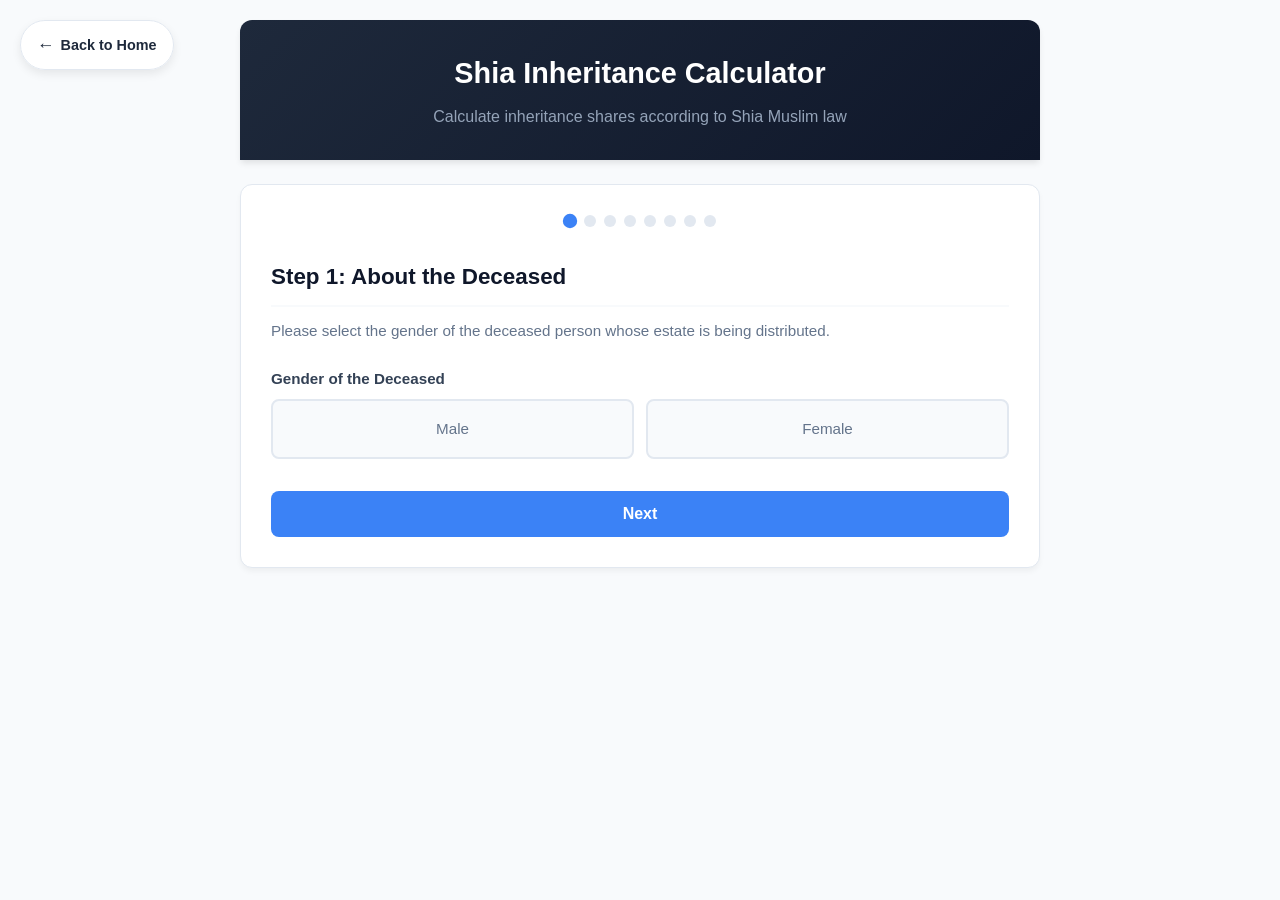
<file: pages/shia_updated.html>
<!DOCTYPE html>
<html lang="en">

<head>
    <meta charset="UTF-8">
    <meta name="viewport" content="width=device-width, initial-scale=1.0">
    <title>Shia Inheritance Calculator - Islamic Succession Law</title>
    <style>
        :root {
            --primary: #3b82f6;
            --primary-dark: #2563eb;
            --bg: #f8fafc;
            --card-bg: #ffffff;
            --text: #0f172a;
            --text-muted: #64748b;
            --border: #e2e8f0;
            --danger: #ef4444;
            --radius: 12px;
        }

        * {
            box-sizing: border-box;
            margin: 0;
            padding: 0;
        }

        body {
            font-family: -apple-system, BlinkMacSystemFont, 'Segoe UI', Roboto, sans-serif;
            background: var(--bg);
            color: var(--text);
            line-height: 1.6;
            padding: 20px;
        }

        .container {
            max-width: 800px;
            margin: 0 auto;
        }

        .header {
            background: linear-gradient(135deg, #1e293b 0%, #0f172a 100%);
            color: white;
            padding: 30px 20px;
            text-align: center;
            border-radius: var(--radius) var(--radius) 0 0;
            margin-bottom: 24px;
            box-shadow: 0 4px 6px -1px rgb(0 0 0 / 0.1);
        }

        .header h1 {
            font-size: 1.8rem;
            margin-bottom: 8px;
            font-weight: 600;
        }

        .header p {
            color: #94a3b8;
            font-size: 1rem;
        }

        .card {
            background: var(--card-bg);
            border-radius: var(--radius);
            padding: 30px;
            box-shadow: 0 4px 6px -1px rgb(0 0 0 / 0.05);
            margin-bottom: 24px;
            border: 1px solid var(--border);
        }

        h2 {
            color: var(--text);
            font-size: 1.4rem;
            margin-bottom: 12px;
            border-bottom: 2px solid var(--bg);
            padding-bottom: 10px;
        }

        h3 {
            color: var(--primary);
            font-size: 1.2rem;
            margin-bottom: 16px;
            margin-top: 24px;
        }

        p.step-description {
            color: var(--text-muted);
            margin-bottom: 24px;
            font-size: 0.95rem;
        }

        .form-group {
            margin-bottom: 20px;
        }

        label {
            display: block;
            font-weight: 600;
            margin-bottom: 8px;
            color: #334155;
            font-size: 0.95rem;
        }

        input[type="text"],
        input[type="number"],
        select {
            width: 100%;
            padding: 12px 16px;
            border: 2px solid var(--border);
            border-radius: 8px;
            font-size: 1rem;
            transition: all 0.2s;
            color: var(--text);
            background: #fff;
        }

        input:focus,
        select:focus {
            outline: none;
            border-color: var(--primary);
            box-shadow: 0 0 0 3px rgba(59, 130, 246, 0.1);
        }

        .radio-group {
            display: flex;
            gap: 12px;
            flex-wrap: wrap;
        }

        .radio-option {
            flex: 1;
            min-width: 140px;
            position: relative;
        }

        .radio-option input[type="radio"] {
            position: absolute;
            opacity: 0;
        }

        .radio-option label {
            display: flex;
            align-items: center;
            justify-content: center;
            padding: 16px;
            border: 2px solid var(--border);
            border-radius: 8px;
            cursor: pointer;
            transition: all 0.2s;
            font-weight: 500;
            margin: 0;
            background: #f8fafc;
            color: var(--text-muted);
            text-align: center;
        }

        .radio-option label:hover {
            border-color: #cbd5e1;
            background: #f1f5f9;
        }

        .radio-option input[type="radio"]:checked+label {
            border-color: var(--primary);
            background: #eff6ff;
            color: var(--primary-dark);
        }

        .btn-group {
            display: flex;
            gap: 16px;
            margin-top: 32px;
            justify-content: space-between;
        }

        .btn {
            padding: 14px 24px;
            border: none;
            border-radius: 8px;
            font-size: 1rem;
            font-weight: 600;
            cursor: pointer;
            transition: all 0.2s;
            flex: 1;
            text-align: center;
        }

        .btn-primary {
            background: var(--primary);
            color: white;
        }

        .btn-primary:hover {
            background: var(--primary-dark);
            transform: translateY(-1px);
        }

        .btn-secondary {
            background: #e2e8f0;
            color: #475569;
        }

        .btn-secondary:hover {
            background: #cbd5e1;
        }

        .add-btn {
            width: 100%;
            padding: 14px;
            background: #f8fafc;
            border: 2px dashed #cbd5e1;
            color: var(--text-muted);
            font-weight: 600;
            border-radius: 8px;
            cursor: pointer;
            transition: all 0.2s;
            margin-top: 16px;
            display: flex;
            justify-content: center;
            align-items: center;
            gap: 8px;
        }

        .add-btn:hover {
            border-color: var(--primary);
            color: var(--primary);
            background: #eff6ff;
        }

        .remove-btn {
            background: #fee2e2;
            color: var(--danger);
            border: none;
            padding: 8px 16px;
            border-radius: 6px;
            cursor: pointer;
            font-size: 0.85rem;
            font-weight: 600;
            transition: all 0.2s;
            margin-top: 10px;
        }

        .remove-btn:hover {
            background: #fca5a5;
        }

        .heir-card {
            background: #f8fafc;
            border: 1px solid var(--border);
            border-radius: 8px;
            padding: 20px;
            margin-bottom: 16px;
            border-left: 4px solid var(--primary);
            position: relative;
        }

        .heir-card h4 {
            margin-bottom: 16px;
            color: var(--text);
            font-size: 1.1rem;
        }

        .heir-row {
            display: grid;
            grid-template-columns: 1fr 1fr;
            gap: 16px;
            margin-bottom: 10px;
            align-items: end;
        }

        @media (max-width: 600px) {
            .heir-row {
                grid-template-columns: 1fr;
            }
        }

        .step-indicator {
            display: flex;
            justify-content: center;
            gap: 8px;
            margin-bottom: 32px;
            flex-wrap: wrap;
        }

        .step-dot {
            width: 12px;
            height: 12px;
            border-radius: 50%;
            background: #e2e8f0;
            transition: all 0.3s;
        }

        .step-dot.active {
            background: var(--primary);
            transform: scale(1.2);
        }

        .step-dot.completed {
            background: #93c5fd;
        }

        .result-section {
            margin-bottom: 32px;
            margin-top: 20px;
        }

        .summary-box {
            background: linear-gradient(135deg, var(--primary) 0%, var(--primary-dark) 100%);
            color: white;
            padding: 24px;
            border-radius: var(--radius);
            margin-bottom: 24px;
            box-shadow: 0 4px 12px rgba(37, 99, 235, 0.2);
        }

        .summary-box h3 {
            color: rgba(255, 255, 255, 0.9);
            border-bottom: 1px solid rgba(255, 255, 255, 0.2);
            margin-top: 0;
            padding-bottom: 12px;
            margin-bottom: 16px;
            font-size: 1.1rem;
        }

        .summary-stat {
            display: flex;
            justify-content: space-between;
            padding: 8px 0;
            font-size: 1.1rem;
            font-weight: 500;
        }

        .share-item {
            background: #ffffff;
            border: 1px solid var(--border);
            border-radius: 8px;
            padding: 20px;
            margin-bottom: 16px;
            display: flex;
            flex-direction: column;
        }

        .share-header {
            display: flex;
            justify-content: space-between;
            align-items: center;
            margin-bottom: 12px;
        }

        .share-name {
            font-weight: 600;
            font-size: 1.1rem;
            color: var(--text);
        }

        .share-fraction {
            background: #dbeafe;
            color: var(--primary-dark);
            padding: 6px 12px;
            border-radius: 20px;
            font-weight: 600;
            font-size: 0.9rem;
        }

        .share-bar {
            height: 8px;
            background: #e2e8f0;
            border-radius: 4px;
            overflow: hidden;
            margin: 12px 0;
        }

        .share-bar-fill {
            height: 100%;
            background: var(--primary);
            border-radius: 4px;
            transition: width 0.5s ease;
        }

        .share-reason {
            color: var(--text-muted);
            font-size: 0.9rem;
            line-height: 1.5;
            margin-top: 12px;
            padding-top: 12px;
            border-top: 1px solid var(--border);
        }

        .excluded-item {
            background: #fffbeb;
            border-left: 4px solid #f59e0b;
            padding: 16px;
            margin-bottom: 12px;
            border-radius: 0 8px 8px 0;
        }

        .excluded-name {
            font-weight: 600;
            color: #b45309;
            margin-bottom: 4px;
            display: block;
        }

        .hidden {
            display: none !important;
        }

        .info-text,
        .disclaimer {
            background: #eff6ff;
            border-left: 4px solid var(--primary);
            padding: 16px;
            border-radius: 0 8px 8px 0;
            color: #1e40af;
            font-size: 0.95rem;
            margin-bottom: 20px;
            line-height: 1.5;
        }

        .disclaimer {
            background: #fffbeb;
            border-left-color: #f59e0b;
            color: #b45309;
            margin-top: 20px;
        }

        .class-badge {
            display: inline-block;
            padding: 4px 10px;
            border-radius: 15px;
            font-size: 0.8rem;
            font-weight: 600;
            margin-left: 10px;
        }

        .class-1 {
            background: #e0e7ff;
            color: #3730a3;
        }

        .class-2 {
            background: #dbeafe;
            color: #1e40af;
        }

        .class-3 {
            background: #fce7f3;
            color: #9d174d;
        }

        .class-spouse {
            background: #fae8ff;
            color: #86198f;
        }

        .review-section {
            background: #f8fafc;
            padding: 20px;
            border-radius: 8px;
            margin-bottom: 16px;
            border: 1px solid var(--border);
        }

        .review-section h4 {
            color: var(--primary);
            margin-bottom: 12px;
        }

        .review-item {
            display: flex;
            justify-content: space-between;
            padding: 8px 0;
            border-bottom: 1px solid var(--border);
        }

        .review-item:last-child {
            border-bottom: none;
        }

        .predeceased-section {
            margin-top: 16px;
            padding-top: 16px;
            border-top: 1px dashed var(--border);
        }

        .predeceased-label {
            font-size: 0.9rem;
            color: var(--text-muted);
            margin-bottom: 12px;
        }

        @media print {
            body {
                background: white;
            }

            .header {
                background: #1e293b !important;
                color: white !important;
                border-radius: 0;
                -webkit-print-color-adjust: exact;
                print-color-adjust: exact;
            }

            .btn-group,
            .add-btn,
            .remove-btn {
                display: none !important;
            }

            .card {
                box-shadow: none;
                border: 1px solid #e2e8f0;
            }
        }

/* -------------------------------------------- */
        .back-home-btn {
            position: fixed;
            top: 20px;
            left: 20px;
            background: rgba(255, 255, 255, 0.95);
            color: #1e293b;
            padding: 10px 16px;
            border-radius: 999px;
            text-decoration: none;
            font-weight: 600;
            font-size: 0.9rem;
            border: 1px solid #e2e8f0;
            box-shadow: 0 4px 10px rgba(0, 0, 0, 0.08);
            backdrop-filter: blur(8px);
            transition: all 0.25s ease;
            display: flex;
            align-items: center;
            gap: 6px;
            z-index: 1000;
        }

        .back-home-btn .arrow {
            font-size: 1.1rem;
            transition: transform 0.2s ease;
        }

        .back-home-btn:hover {
            transform: translateY(-3px);
            border-color: #3b82f6;
            box-shadow: 0 8px 18px rgba(59, 130, 246, 0.25);
        }

        .back-home-btn:hover .arrow {
            transform: translateX(-3px);
        }
    </style>
</head>

<body>
    <div class="container">
        <!-- Back to Home Button -->
        <a href="../index.html#calculator" class="back-home-btn">
            <span class="arrow">←</span> Back to Home
        </a>

        <!-- Header Area -->
        <div class="header">
            <h1>Shia Inheritance Calculator</h1>
            <p>Calculate inheritance shares according to Shia Muslim law</p>
        </div>

        <div class="card">
            <div class="step-indicator" id="stepIndicator"></div>
            <div id="wizardContent"></div>
            <div class="btn-group" id="btnGroup">
                <button class="btn btn-secondary" id="prevBtn" onclick="prevStep()">Previous</button>
                <button class="btn btn-primary" id="nextBtn" onclick="nextStep()">Next</button>
            </div>
        </div>
        <div id="resultsSection" class="hidden"></div>
    </div>

    <script>
        let currentStep = 0;
        const totalSteps = 8;

        let state = {
            deceasedGender: '', spouse: { alive: false, name: '' }, father: { alive: false, name: '' }, mother: { alive: false, name: '' },
            children: [], siblings: [], paternalGrandfather: { alive: false, name: '' }, paternalGrandmother: { alive: false, name: '' },
            maternalGrandfather: { alive: false, name: '' }, maternalGrandmother: { alive: false, name: '' }, unclesAunts: []
        };

        document.addEventListener('DOMContentLoaded', function () {
            renderStep(); updateStepIndicator();
        });

        function updateStepIndicator() {
            const indicator = document.getElementById('stepIndicator');
            indicator.innerHTML = '';
            for (let i = 0; i < totalSteps; i++) {
                const dot = document.createElement('div');
                dot.className = 'step-dot';
                if (i < currentStep) dot.classList.add('completed');
                if (i === currentStep) dot.classList.add('active');
                indicator.appendChild(dot);
            }
        }

        function renderStep() {
            const content = document.getElementById('wizardContent');
            const prevBtn = document.getElementById('prevBtn');
            const nextBtn = document.getElementById('nextBtn');
            prevBtn.classList.toggle('hidden', currentStep === 0);
            nextBtn.textContent = currentStep === totalSteps - 1 ? 'Calculate Shares' : 'Next';

            switch (currentStep) {
                case 0: renderDeceasedGenderStep(content); break; case 1: renderSpouseStep(content); break;
                case 2: renderParentsStep(content); break; case 3: renderChildrenStep(content); break;
                case 4: renderSiblingsStep(content); break; case 5: renderGrandparentsStep(content); break;
                case 6: renderUnclesAuntsStep(content); break; case 7: renderReviewStep(content); break;
            }
            updateStepIndicator();
        }

        function nextStep() {
            if (currentStep === 0 && !state.deceasedGender) { alert('Please select the gender of the deceased.'); return; }
            if (currentStep < totalSteps - 1) { currentStep++; renderStep(); } else { calculateAndShowResults(); }
        }

        function prevStep() { if (currentStep > 0) { currentStep--; renderStep(); } }

        function renderDeceasedGenderStep(container) {
            container.innerHTML = `
                <h2>Step 1: About the Deceased</h2>
                <p class="step-description">Please select the gender of the deceased person whose estate is being distributed.</p>
                <div class="form-group">
                    <label>Gender of the Deceased</label>
                    <div class="radio-group">
                        <div class="radio-option"><input type="radio" name="deceasedGender" id="male" value="male" ${state.deceasedGender === 'male' ? 'checked' : ''} onchange="state.deceasedGender = 'male'"><label for="male">Male</label></div>
                        <div class="radio-option"><input type="radio" name="deceasedGender" id="female" value="female" ${state.deceasedGender === 'female' ? 'checked' : ''} onchange="state.deceasedGender = 'female'"><label for="female">Female</label></div>
                    </div>
                </div>
            `;
        }

        function renderSpouseStep(container) {
            const spouseLabel = state.deceasedGender === 'male' ? 'Wife' : 'Husband';
            container.innerHTML = `
                <h2>Step 2: Spouse</h2>
                <p class="step-description">Is the ${spouseLabel.toLowerCase()} of the deceased alive?</p>
                <div class="form-group">
                    <label>Is the ${spouseLabel} alive?</label>
                    <div class="radio-group">
                        <div class="radio-option"><input type="radio" name="spouseAlive" id="spouseYes" value="yes" ${state.spouse.alive ? 'checked' : ''} onchange="toggleSpouse(true)"><label for="spouseYes">Yes</label></div>
                        <div class="radio-option"><input type="radio" name="spouseAlive" id="spouseNo" value="no" ${!state.spouse.alive ? 'checked' : ''} onchange="toggleSpouse(false)"><label for="spouseNo">No</label></div>
                    </div>
                </div>
                <div class="form-group ${state.spouse.alive ? '' : 'hidden'}" id="spouseNameGroup">
                    <label>${spouseLabel}'s Name (optional)</label>
                    <input type="text" id="spouseName" placeholder="Enter name" value="${state.spouse.name}" onchange="state.spouse.name = this.value">
                </div>
            `;
        }

        function toggleSpouse(alive) { state.spouse.alive = alive; document.getElementById('spouseNameGroup').classList.toggle('hidden', !alive); }

        function renderParentsStep(container) {
            container.innerHTML = `
                <h2>Step 3: Parents</h2>
                <p class="step-description">Please indicate which parents of the deceased are alive.</p>
                <div class="heir-card">
                    <h4>Father</h4>
                    <div class="form-group">
                        <label>Is the Father alive?</label>
                        <div class="radio-group">
                            <div class="radio-option"><input type="radio" name="fatherAlive" id="fatherYes" value="yes" ${state.father.alive ? 'checked' : ''} onchange="toggleParent('father', true)"><label for="fatherYes">Yes</label></div>
                            <div class="radio-option"><input type="radio" name="fatherAlive" id="fatherNo" value="no" ${!state.father.alive ? 'checked' : ''} onchange="toggleParent('father', false)"><label for="fatherNo">No</label></div>
                        </div>
                    </div>
                    <div class="form-group ${state.father.alive ? '' : 'hidden'}" id="fatherNameGroup">
                        <label>Father's Name (optional)</label>
                        <input type="text" placeholder="Enter name" value="${state.father.name}" onchange="state.father.name = this.value">
                    </div>
                </div>
                <div class="heir-card">
                    <h4>Mother</h4>
                    <div class="form-group">
                        <label>Is the Mother alive?</label>
                        <div class="radio-group">
                            <div class="radio-option"><input type="radio" name="motherAlive" id="motherYes" value="yes" ${state.mother.alive ? 'checked' : ''} onchange="toggleParent('mother', true)"><label for="motherYes">Yes</label></div>
                            <div class="radio-option"><input type="radio" name="motherAlive" id="motherNo" value="no" ${!state.mother.alive ? 'checked' : ''} onchange="toggleParent('mother', false)"><label for="motherNo">No</label></div>
                        </div>
                    </div>
                    <div class="form-group ${state.mother.alive ? '' : 'hidden'}" id="motherNameGroup">
                        <label>Mother's Name (optional)</label>
                        <input type="text" placeholder="Enter name" value="${state.mother.name}" onchange="state.mother.name = this.value">
                    </div>
                </div>
            `;
        }

        function toggleParent(parent, alive) { state[parent].alive = alive; document.getElementById(parent + 'NameGroup').classList.toggle('hidden', !alive); }

        function renderChildrenStep(container) {
            let childrenHtml = state.children.map((child, index) => `
                <div class="heir-card">
                    <button class="remove-btn" style="position:absolute; top:20px; right:20px; margin:0;" onclick="removeChild(${index})">Remove</button>
                    <h4>Child ${index + 1}</h4>
                    <div class="heir-row">
                        <div class="form-group" style="margin:0;"><label>Name (optional)</label><input type="text" placeholder="Enter name" value="${child.name}" onchange="updateChild(${index}, 'name', this.value)"></div>
                        <div class="form-group" style="margin:0;"><label>Gender</label><select onchange="updateChild(${index}, 'gender', this.value)"><option value="male" ${child.gender === 'male' ? 'selected' : ''}>Son</option><option value="female" ${child.gender === 'female' ? 'selected' : ''}>Daughter</option></select></div>
                    </div>
                    <div class="form-group">
                        <label>Is this child alive?</label>
                        <div class="radio-group">
                            <div class="radio-option"><input type="radio" name="child${index}Alive" id="child${index}Yes" value="yes" ${child.alive ? 'checked' : ''} onchange="updateChild(${index}, 'alive', true)"><label for="child${index}Yes">Yes, Alive</label></div>
                            <div class="radio-option"><input type="radio" name="child${index}Alive" id="child${index}No" value="no" ${!child.alive ? 'checked' : ''} onchange="updateChild(${index}, 'alive', false)"><label for="child${index}No">Predeceased</label></div>
                        </div>
                    </div>
                    ${!child.alive ? `
                        <div class="predeceased-section">
                            <p class="predeceased-label">Lineal descendants of predeceased child (grandchildren):</p>
                            ${child.descendants.map((desc, di) => `
                                <div class="heir-row" style="margin-bottom:10px;">
                                    <div class="form-group" style="margin-bottom:0;"><input type="text" placeholder="Name" value="${desc.name}" onchange="updateDescendant(${index}, ${di}, 'name', this.value)"></div>
                                    <div class="form-group" style="margin-bottom:0;"><select onchange="updateDescendant(${index}, ${di}, 'gender', this.value)"><option value="male" ${desc.gender === 'male' ? 'selected' : ''}>Grandson</option><option value="female" ${desc.gender === 'female' ? 'selected' : ''}>Granddaughter</option></select></div>
                                </div>
                            `).join('')}
                            <button class="add-btn" style="margin-top:10px;" onclick="addDescendant(${index})">+ Add Grandchild</button>
                        </div>
                    ` : ''}
                </div>
            `).join('');

            container.innerHTML = `
                <h2>Step 4: Children</h2>
                <p class="step-description">Add all children of the deceased. If a child is predeceased, add their lineal descendants.</p>
                <div class="info-text">In Shia law, grandchildren can inherit through a predeceased parent by stirpital succession.</div>
                ${childrenHtml}
                <button class="add-btn" onclick="addChild()">+ Add Child</button>
            `;
        }

        function addChild() { state.children.push({ name: '', gender: 'male', alive: true, descendants: [] }); renderStep(); }
        function removeChild(index) { state.children.splice(index, 1); renderStep(); }
        function updateChild(index, field, value) { state.children[index][field] = value; if (field === 'alive' && value === true) { state.children[index].descendants = []; } renderStep(); }
        function addDescendant(childIndex) { state.children[childIndex].descendants.push({ name: '', gender: 'male' }); renderStep(); }
        function updateDescendant(childIndex, descIndex, field, value) { state.children[childIndex].descendants[descIndex][field] = value; }

        function renderSiblingsStep(container) {
            let siblingsHtml = state.siblings.map((sibling, index) => `
                <div class="heir-card">
                    <button class="remove-btn" style="position:absolute; top:20px; right:20px; margin:0;" onclick="removeSibling(${index})">Remove</button>
                    <h4>Sibling ${index + 1}</h4>
                    <div class="heir-row">
                        <div class="form-group" style="margin:0;"><label>Name (optional)</label><input type="text" placeholder="Enter name" value="${sibling.name}" onchange="updateSibling(${index}, 'name', this.value)"></div>
                        <div class="form-group" style="margin:0;"><label>Gender</label><select onchange="updateSibling(${index}, 'gender', this.value)"><option value="male" ${sibling.gender === 'male' ? 'selected' : ''}>Brother</option><option value="female" ${sibling.gender === 'female' ? 'selected' : ''}>Sister</option></select></div>
                    </div>
                    <div class="form-group"><label>Type of Sibling</label><select onchange="updateSibling(${index}, 'type', this.value)"><option value="full" ${sibling.type === 'full' ? 'selected' : ''}>Full (same father and mother)</option><option value="consanguine" ${sibling.type === 'consanguine' ? 'selected' : ''}>Consanguine (same father only)</option><option value="uterine" ${sibling.type === 'uterine' ? 'selected' : ''}>Uterine (same mother only)</option></select></div>
                    <div class="form-group">
                        <label>Is this sibling alive?</label>
                        <div class="radio-group">
                            <div class="radio-option"><input type="radio" name="sibling${index}Alive" id="sibling${index}Yes" value="yes" ${sibling.alive ? 'checked' : ''} onchange="updateSibling(${index}, 'alive', true)"><label for="sibling${index}Yes">Yes, Alive</label></div>
                            <div class="radio-option"><input type="radio" name="sibling${index}Alive" id="sibling${index}No" value="no" ${!sibling.alive ? 'checked' : ''} onchange="updateSibling(${index}, 'alive', false)"><label for="sibling${index}No">Predeceased</label></div>
                        </div>
                    </div>
                    ${!sibling.alive ? `
                        <div class="predeceased-section">
                            <p class="predeceased-label">Lineal descendants of predeceased sibling:</p>
                            ${sibling.descendants.map((desc, di) => `
                                <div class="heir-row" style="margin-bottom:10px;">
                                    <div class="form-group" style="margin-bottom:0;"><input type="text" placeholder="Name" value="${desc.name}" onchange="updateSiblingDescendant(${index}, ${di}, 'name', this.value)"></div>
                                    <div class="form-group" style="margin-bottom:0;"><select onchange="updateSiblingDescendant(${index}, ${di}, 'gender', this.value)"><option value="male" ${desc.gender === 'male' ? 'selected' : ''}>Male</option><option value="female" ${desc.gender === 'female' ? 'selected' : ''}>Female</option></select></div>
                                </div>
                            `).join('')}
                            <button class="add-btn" style="margin-top:10px;" onclick="addSiblingDescendant(${index})">+ Add Descendant</button>
                        </div>
                    ` : ''}
                </div>
            `).join('');

            container.innerHTML = `
                <h2>Step 5: Siblings</h2>
                <p class="step-description">Add all siblings of the deceased. Please specify whether each sibling is full, consanguine, or uterine.</p>
                <div class="info-text"><strong>Full:</strong> Share both parents<br><strong>Consanguine:</strong> Share father<br><strong>Uterine:</strong> Share mother</div>
                ${siblingsHtml}
                <button class="add-btn" onclick="addSibling()">+ Add Sibling</button>
            `;
        }

        function addSibling() { state.siblings.push({ name: '', gender: 'male', type: 'full', alive: true, descendants: [] }); renderStep(); }
        function removeSibling(index) { state.siblings.splice(index, 1); renderStep(); }
        function updateSibling(index, field, value) { state.siblings[index][field] = value; if (field === 'alive' && value === true) { state.siblings[index].descendants = []; } renderStep(); }
        function addSiblingDescendant(siblingIndex) { state.siblings[siblingIndex].descendants.push({ name: '', gender: 'male' }); renderStep(); }
        function updateSiblingDescendant(siblingIndex, descIndex, field, value) { state.siblings[siblingIndex].descendants[descIndex][field] = value; }

        function renderGrandparentsStep(container) {
            container.innerHTML = `
                <h2>Step 6: Grandparents</h2>
                <p class="step-description">Please indicate which grandparents of the deceased are alive.</p>
                <h3 style="margin: 20px 0 15px;">Paternal Side (Father's Parents)</h3>
                <div class="heir-card">
                    <h4>Paternal Grandfather</h4>
                    <div class="form-group">
                        <div class="radio-group">
                            <div class="radio-option"><input type="radio" name="pgfAlive" id="pgfYes" value="yes" ${state.paternalGrandfather.alive ? 'checked' : ''} onchange="toggleGrandparent('paternalGrandfather', true)"><label for="pgfYes">Yes</label></div>
                            <div class="radio-option"><input type="radio" name="pgfAlive" id="pgfNo" value="no" ${!state.paternalGrandfather.alive ? 'checked' : ''} onchange="toggleGrandparent('paternalGrandfather', false)"><label for="pgfNo">No</label></div>
                        </div>
                    </div>
                    <div class="form-group ${state.paternalGrandfather.alive ? '' : 'hidden'}" id="paternalGrandfatherNameGroup"><label>Name (optional)</label><input type="text" placeholder="Enter name" value="${state.paternalGrandfather.name}" onchange="state.paternalGrandfather.name = this.value"></div>
                </div>
                <div class="heir-card">
                    <h4>Paternal Grandmother</h4>
                    <div class="form-group">
                        <div class="radio-group">
                            <div class="radio-option"><input type="radio" name="pgmAlive" id="pgmYes" value="yes" ${state.paternalGrandmother.alive ? 'checked' : ''} onchange="toggleGrandparent('paternalGrandmother', true)"><label for="pgmYes">Yes</label></div>
                            <div class="radio-option"><input type="radio" name="pgmAlive" id="pgmNo" value="no" ${!state.paternalGrandmother.alive ? 'checked' : ''} onchange="toggleGrandparent('paternalGrandmother', false)"><label for="pgmNo">No</label></div>
                        </div>
                    </div>
                    <div class="form-group ${state.paternalGrandmother.alive ? '' : 'hidden'}" id="paternalGrandmotherNameGroup"><label>Name (optional)</label><input type="text" placeholder="Enter name" value="${state.paternalGrandmother.name}" onchange="state.paternalGrandmother.name = this.value"></div>
                </div>
                <h3 style="margin: 30px 0 15px;">Maternal Side (Mother's Parents)</h3>
                <div class="heir-card">
                    <h4>Maternal Grandfather</h4>
                    <div class="form-group">
                        <div class="radio-group">
                            <div class="radio-option"><input type="radio" name="mgfAlive" id="mgfYes" value="yes" ${state.maternalGrandfather.alive ? 'checked' : ''} onchange="toggleGrandparent('maternalGrandfather', true)"><label for="mgfYes">Yes</label></div>
                            <div class="radio-option"><input type="radio" name="mgfAlive" id="mgfNo" value="no" ${!state.maternalGrandfather.alive ? 'checked' : ''} onchange="toggleGrandparent('maternalGrandfather', false)"><label for="mgfNo">No</label></div>
                        </div>
                    </div>
                    <div class="form-group ${state.maternalGrandfather.alive ? '' : 'hidden'}" id="maternalGrandfatherNameGroup"><label>Name (optional)</label><input type="text" placeholder="Enter name" value="${state.maternalGrandfather.name}" onchange="state.maternalGrandfather.name = this.value"></div>
                </div>
                <div class="heir-card">
                    <h4>Maternal Grandmother</h4>
                    <div class="form-group">
                        <div class="radio-group">
                            <div class="radio-option"><input type="radio" name="mgmAlive" id="mgmYes" value="yes" ${state.maternalGrandmother.alive ? 'checked' : ''} onchange="toggleGrandparent('maternalGrandmother', true)"><label for="mgmYes">Yes</label></div>
                            <div class="radio-option"><input type="radio" name="mgmAlive" id="mgmNo" value="no" ${!state.maternalGrandmother.alive ? 'checked' : ''} onchange="toggleGrandparent('maternalGrandmother', false)"><label for="mgmNo">No</label></div>
                        </div>
                    </div>
                    <div class="form-group ${state.maternalGrandmother.alive ? '' : 'hidden'}" id="maternalGrandmotherNameGroup"><label>Name (optional)</label><input type="text" placeholder="Enter name" value="${state.maternalGrandmother.name}" onchange="state.maternalGrandmother.name = this.value"></div>
                </div>
            `;
        }

        function toggleGrandparent(gp, alive) { state[gp].alive = alive; document.getElementById(gp + 'NameGroup').classList.toggle('hidden', !alive); }

        function renderUnclesAuntsStep(container) {
            let unclesAuntsHtml = state.unclesAunts.map((ua, index) => `
                <div class="heir-card">
                    <button class="remove-btn" style="position:absolute; top:20px; right:20px; margin:0;" onclick="removeUncleAunt(${index})">Remove</button>
                    <h4>${ua.gender === 'male' ? 'Uncle' : 'Aunt'} ${index + 1}</h4>
                    <div class="heir-row">
                        <div class="form-group" style="margin:0;"><label>Name (optional)</label><input type="text" placeholder="Enter name" value="${ua.name}" onchange="updateUncleAunt(${index}, 'name', this.value)"></div>
                        <div class="form-group" style="margin:0;"><label>Gender</label><select onchange="updateUncleAunt(${index}, 'gender', this.value)"><option value="male" ${ua.gender === 'male' ? 'selected' : ''}>Uncle</option><option value="female" ${ua.gender === 'female' ? 'selected' : ''}>Aunt</option></select></div>
                    </div>
                    <div class="heir-row">
                        <div class="form-group" style="margin:0;"><label>Side</label><select onchange="updateUncleAunt(${index}, 'side', this.value)"><option value="paternal" ${ua.side === 'paternal' ? 'selected' : ''}>Paternal (Father's side)</option><option value="maternal" ${ua.side === 'maternal' ? 'selected' : ''}>Maternal (Mother's side)</option></select></div>
                        <div class="form-group" style="margin:0;"><label>Type</label><select onchange="updateUncleAunt(${index}, 'type', this.value)"><option value="full" ${ua.type === 'full' ? 'selected' : ''}>Full</option><option value="consanguine" ${ua.type === 'consanguine' ? 'selected' : ''}>Consanguine</option><option value="uterine" ${ua.type === 'uterine' ? 'selected' : ''}>Uterine</option></select></div>
                    </div>
                </div>
            `).join('');

            container.innerHTML = `
                <h2>Step 7: Uncles and Aunts</h2>
                <p class="step-description">Add uncles and aunts of the deceased (siblings of the deceased's parents).</p>
                <div class="info-text">Uncles and aunts belong to Class III and only inherit if there are no Class I or Class II heirs.</div>
                ${unclesAuntsHtml}
                <button class="add-btn" onclick="addUncleAunt()">+ Add Uncle/Aunt</button>
            `;
        }

        function addUncleAunt() { state.unclesAunts.push({ name: '', gender: 'male', side: 'paternal', type: 'full' }); renderStep(); }
        function removeUncleAunt(index) { state.unclesAunts.splice(index, 1); renderStep(); }
        function updateUncleAunt(index, field, value) { state.unclesAunts[index][field] = value; if (field === 'gender') renderStep(); }

        function renderReviewStep(container) {
            const spouseLabel = state.deceasedGender === 'male' ? 'Wife' : 'Husband';
            let childrenSummary = state.children.length === 0 ? 'None' : state.children.map(c => `${c.name || (c.gender === 'male' ? 'Son' : 'Daughter')}${!c.alive ? ' (predeceased)' : ''}`).join(', ');
            let siblingsSummary = state.siblings.length === 0 ? 'None' : state.siblings.map(s => `${s.name || (s.gender === 'male' ? 'Brother' : 'Sister')} (${s.type})${!s.alive ? ' - predeceased' : ''}`).join(', ');

            container.innerHTML = `
                <h2>Step 8: Review Information</h2>
                <p class="step-description">Please review all the information before calculating inheritance shares.</p>
                
                <div class="review-section"><h4>Deceased</h4><div class="review-item"><span>Gender</span><span>${state.deceasedGender === 'male' ? 'Male' : 'Female'}</span></div></div>
                <div class="review-section"><h4>Spouse</h4><div class="review-item"><span>${spouseLabel}</span><span>${state.spouse.alive ? (state.spouse.name || 'Yes (alive)') : 'No'}</span></div></div>
                <div class="review-section"><h4>Parents</h4><div class="review-item"><span>Father</span><span>${state.father.alive ? (state.father.name || 'Yes (alive)') : 'No'}</span></div><div class="review-item"><span>Mother</span><span>${state.mother.alive ? (state.mother.name || 'Yes (alive)') : 'No'}</span></div></div>
                <div class="review-section"><h4>Children</h4><div class="review-item"><span>Children</span><span>${childrenSummary}</span></div></div>
                <div class="review-section"><h4>Siblings</h4><div class="review-item"><span>Siblings</span><span>${siblingsSummary}</span></div></div>
                <div class="review-section"><h4>Grandparents</h4><div class="review-item"><span>Paternal Grandfather</span><span>${state.paternalGrandfather.alive ? 'Yes' : 'No'}</span></div><div class="review-item"><span>Paternal Grandmother</span><span>${state.paternalGrandmother.alive ? 'Yes' : 'No'}</span></div><div class="review-item"><span>Maternal Grandfather</span><span>${state.maternalGrandfather.alive ? 'Yes' : 'No'}</span></div><div class="review-item"><span>Maternal Grandmother</span><span>${state.maternalGrandmother.alive ? 'Yes' : 'No'}</span></div></div>
            `;
        }

        function calculateAndShowResults() {
            const results = calculateInheritance();
            document.querySelector('.card').classList.add('hidden');
            const resultsSection = document.getElementById('resultsSection');
            resultsSection.classList.remove('hidden');

            let sharesHtml = results.shares.map(share => `
                <div class="share-item">
                    <div class="share-header">
                        <span class="share-name">${share.name} <span class="class-badge class-${share.class === 'spouse' ? 'spouse' : share.class}">${share.class === 'spouse' ? 'Spouse' : 'Class ' + share.class}</span></span>
                        <span class="share-fraction">${share.fraction}</span>
                    </div>
                    <div class="share-bar"><div class="share-bar-fill" style="width: ${share.percentage}%"></div></div>
                    <div style="display: flex; justify-content: space-between; margin-bottom: 8px;"><span style="color: #64748b; font-size: 0.9rem; font-weight: 600;">${share.percentage.toFixed(2)}%</span></div>
                    <div class="share-reason">${share.reason}</div>
                </div>
            `).join('');

            let excludedHtml = results.excluded.length > 0 ? results.excluded.map(exc => `
                <div class="excluded-item"><span class="excluded-name">${exc.name}</span><p style="margin-top: 5px; color: #64748b; font-size: 0.9rem;">${exc.reason}</p></div>
            `).join('') : '<p style="color: #64748b;">No heirs were excluded.</p>';

            resultsSection.innerHTML = `
                <div class="summary-box">
                    <h3>Inheritance Summary</h3>
                    <div class="summary-stat"><span>Total Heirs</span><span>${results.shares.length}</span></div>
                    <div class="summary-stat"><span>Total Allocated</span><span>${results.totalAllocated.toFixed(2)}%</span></div>
                    ${results.totalAllocated < 100 ? `<div class="summary-stat"><span>Residue (Radd)</span><span>${(100 - results.totalAllocated).toFixed(2)}%</span></div>` : ''}
                </div>
                <div class="card">
                    <div class="result-section"><h3>Share Distribution</h3>${sharesHtml}</div>
                    <div class="result-section"><h3>Excluded Heirs</h3>${excludedHtml}</div>
                    <div class="result-section">
                        <h3>Calculation Explanation</h3>
                        <div style="background: #f8fafc; padding: 20px; border-radius: 8px; border: 1px solid #e2e8f0; color: #334155;">
                            ${results.explanation.map(exp => `<p style="margin-bottom: 10px;">${exp}</p>`).join('')}
                        </div>
                    </div>
                    <div class="disclaimer"><strong>Disclaimer:</strong> This calculator provides general guidance based on Shia Islamic inheritance principles. For actual estate distribution, please consult with a qualified Islamic scholar or legal professional.</div>
                    <div class="btn-group">
                        <button class="btn btn-secondary" onclick="startOver()">Start Over</button>
                        <button class="btn btn-primary" onclick="window.print()">Print Results</button>
                    </div>
                </div>
            `;
        }

        function startOver() {
            currentStep = 0;
            state = { deceasedGender: '', spouse: { alive: false, name: '' }, father: { alive: false, name: '' }, mother: { alive: false, name: '' }, children: [], siblings: [], paternalGrandfather: { alive: false, name: '' }, paternalGrandmother: { alive: false, name: '' }, maternalGrandfather: { alive: false, name: '' }, maternalGrandmother: { alive: false, name: '' }, unclesAunts: [] };
            document.querySelector('.card').classList.remove('hidden');
            document.getElementById('resultsSection').classList.add('hidden');
            renderStep();
        }

        function calculateInheritance() {
            const shares = []; const excluded = []; const explanation = [];
            const hasClassI = state.father.alive || state.mother.alive || state.children.some(c => c.alive) || state.children.some(c => !c.alive && c.descendants.length > 0);
            const hasClassII = state.siblings.some(s => s.alive || s.descendants.length > 0) || state.paternalGrandfather.alive || state.paternalGrandmother.alive || state.maternalGrandfather.alive || state.maternalGrandmother.alive;
            const hasClassIII = state.unclesAunts.length > 0;
            const aliveChildren = state.children.filter(c => c.alive);
            const sons = aliveChildren.filter(c => c.gender === 'male').length;
            const daughters = aliveChildren.filter(c => c.gender === 'female').length;
            const hasLinealDescendants = state.children.some(c => c.alive) || state.children.some(c => !c.alive && c.descendants.length > 0);

            if (state.spouse.alive) {
                const spouseLabel = state.deceasedGender === 'male' ? 'Wife' : 'Husband';
                let spouseShare, spouseReason;
                if (state.deceasedGender === 'male') {
                    if (hasLinealDescendants) { spouseShare = 1 / 8; spouseReason = 'Wife receives 1/8 when there are lineal descendants.'; }
                    else { spouseShare = 1 / 4; spouseReason = 'Wife receives 1/4 when there are no lineal descendants.'; }
                } else {
                    if (hasLinealDescendants) { spouseShare = 1 / 4; spouseReason = 'Husband receives 1/4 when there are lineal descendants.'; }
                    else { spouseShare = 1 / 2; spouseReason = 'Husband receives 1/2 when there are no lineal descendants.'; }
                }
                shares.push({ name: state.spouse.name || spouseLabel, fraction: fractionToString(spouseShare), percentage: spouseShare * 100, reason: spouseReason, class: 'spouse' });
                explanation.push(`${spouseLabel} is entitled to inherit regardless of other heirs present.`);
            }

            let remainingShare = state.spouse.alive ? (state.deceasedGender === 'male' ? (hasLinealDescendants ? 7 / 8 : 3 / 4) : (hasLinealDescendants ? 3 / 4 : 1 / 2)) : 1;

            if (hasClassI) {
                explanation.push('Class I heirs are present. Class II and III heirs are excluded.');
                if (hasClassII) {
                    if (state.siblings.some(s => s.alive)) { excluded.push({ name: 'Siblings', reason: 'Excluded by presence of Class I heirs.' }); }
                    if (state.paternalGrandfather.alive || state.paternalGrandmother.alive || state.maternalGrandfather.alive || state.maternalGrandmother.alive) { excluded.push({ name: 'Grandparents', reason: 'Excluded by presence of Class I heirs.' }); }
                }
                if (hasClassIII) { excluded.push({ name: 'Uncles and Aunts', reason: 'Excluded by presence of Class I heirs.' }); }

                if (hasLinealDescendants) {
                    let parentsShare = 0;
                    if (state.father.alive) { const fatherShare = remainingShare / 6; shares.push({ name: state.father.name || 'Father', fraction: '1/6', percentage: fatherShare * 100, reason: 'Father receives 1/6 as a sharer when there are lineal descendants.', class: 1 }); parentsShare += fatherShare; }
                    if (state.mother.alive) { const motherShare = remainingShare / 6; shares.push({ name: state.mother.name || 'Mother', fraction: '1/6', percentage: motherShare * 100, reason: 'Mother receives 1/6 when there are lineal descendants.', class: 1 }); parentsShare += motherShare; }
                    const childrenShare = remainingShare - parentsShare;
                    const totalUnits = sons * 2 + daughters;
                    if (totalUnits > 0) {
                        const unitValue = childrenShare / totalUnits;
                        aliveChildren.forEach(child => {
                            const childShare = child.gender === 'male' ? unitValue * 2 : unitValue;
                            shares.push({ name: child.name || (child.gender === 'male' ? 'Son' : 'Daughter'), fraction: fractionToString(childShare), percentage: childShare * 100, reason: child.gender === 'male' ? 'Son receives as residuary. Male heirs receive double the share of female heirs.' : 'Daughter receives as residuary. Male heirs receive double the share of female heirs.', class: 1 });
                        });
                    }
                    state.children.filter(c => !c.alive && c.descendants.length > 0).forEach(child => {
                        const childName = child.name || (child.gender === 'male' ? 'Predeceased Son' : 'Predeceased Daughter');
                        const wouldHaveUnits = child.gender === 'male' ? 2 : 1;
                        const parentShare = (childrenShare / (totalUnits + wouldHaveUnits)) * wouldHaveUnits;
                        const gcSons = child.descendants.filter(d => d.gender === 'male').length;
                        const gcDaughters = child.descendants.filter(d => d.gender === 'female').length;
                        const gcUnits = gcSons * 2 + gcDaughters;
                        if (gcUnits > 0) {
                            const gcUnitValue = parentShare / gcUnits;
                            child.descendants.forEach(desc => {
                                const descShare = desc.gender === 'male' ? gcUnitValue * 2 : gcUnitValue;
                                shares.push({ name: desc.name || `Grandchild through ${childName}`, fraction: fractionToString(descShare), percentage: descShare * 100, reason: `Grandchild inherits through ${childName} by stirpital succession.`, class: 1 });
                            });
                        }
                    });
                } else {
                    if (state.father.alive && state.mother.alive) {
                        const fatherShare = remainingShare * (2 / 3); const motherShare = remainingShare * (1 / 3);
                        shares.push({ name: state.father.name || 'Father', fraction: fractionToString(fatherShare), percentage: fatherShare * 100, reason: 'Father receives 2/3 of the residue when both parents survive and there are no lineal descendants.', class: 1 });
                        shares.push({ name: state.mother.name || 'Mother', fraction: fractionToString(motherShare), percentage: motherShare * 100, reason: 'Mother receives 1/3 of the residue when both parents survive and there are no lineal descendants.', class: 1 });
                    } else if (state.father.alive) { shares.push({ name: state.father.name || 'Father', fraction: fractionToString(remainingShare), percentage: remainingShare * 100, reason: 'Father takes the entire residue as the sole Class I heir.', class: 1 }); }
                    else if (state.mother.alive) { shares.push({ name: state.mother.name || 'Mother', fraction: fractionToString(remainingShare), percentage: remainingShare * 100, reason: 'Mother takes the entire residue as the sole Class I heir.', class: 1 }); }
                }
            } else if (hasClassII) {
                explanation.push('No Class I heirs. Class II heirs inherit.');
                if (hasClassIII) { excluded.push({ name: 'Uncles and Aunts', reason: 'Excluded by presence of Class II heirs.' }); }
                const paternalGP = (state.paternalGrandfather.alive ? 1 : 0) + (state.paternalGrandmother.alive ? 1 : 0);
                const maternalGP = (state.maternalGrandfather.alive ? 1 : 0) + (state.maternalGrandmother.alive ? 1 : 0);
                const aliveSiblings = state.siblings.filter(s => s.alive);
                const fullSiblings = aliveSiblings.filter(s => s.type === 'full');
                const consanguineSiblings = aliveSiblings.filter(s => s.type === 'consanguine');
                const uterineSiblings = aliveSiblings.filter(s => s.type === 'uterine');

                if (fullSiblings.length > 0 && consanguineSiblings.length > 0) {
                    consanguineSiblings.forEach(s => { excluded.push({ name: s.name || (s.gender === 'male' ? 'Consanguine Brother' : 'Consanguine Sister'), reason: 'Consanguine siblings are excluded by full siblings.' }); });
                }
                const effectiveSiblings = fullSiblings.length > 0 ? fullSiblings : consanguineSiblings;

                if (paternalGP > 0 || maternalGP > 0) {
                    const paternalShare = remainingShare * (2 / 3); const maternalShare = remainingShare * (1 / 3);
                    if (paternalGP > 0) {
                        const perPaternal = paternalShare / paternalGP;
                        if (state.paternalGrandfather.alive) shares.push({ name: state.paternalGrandfather.name || 'Paternal Grandfather', fraction: fractionToString(perPaternal), percentage: perPaternal * 100, reason: 'Paternal grandfather receives from the paternal 2/3 share.', class: 2 });
                        if (state.paternalGrandmother.alive) shares.push({ name: state.paternalGrandmother.name || 'Paternal Grandmother', fraction: fractionToString(perPaternal), percentage: perPaternal * 100, reason: 'Paternal grandmother receives from the paternal 2/3 share.', class: 2 });
                    }
                    if (maternalGP > 0) {
                        const perMaternal = maternalShare / maternalGP;
                        if (state.maternalGrandfather.alive) shares.push({ name: state.maternalGrandfather.name || 'Maternal Grandfather', fraction: fractionToString(perMaternal), percentage: perMaternal * 100, reason: 'Maternal grandfather receives from the maternal 1/3 share.', class: 2 });
                        if (state.maternalGrandmother.alive) shares.push({ name: state.maternalGrandmother.name || 'Maternal Grandmother', fraction: fractionToString(perMaternal), percentage: perMaternal * 100, reason: 'Maternal grandmother receives from the maternal 1/3 share.', class: 2 });
                    }
                } else if (effectiveSiblings.length > 0 || uterineSiblings.length > 0) {
                    const allSibs = [...effectiveSiblings, ...uterineSiblings];
                    const sibMales = allSibs.filter(s => s.gender === 'male').length;
                    const sibFemales = allSibs.filter(s => s.gender === 'female').length;
                    const sibUnits = sibMales * 2 + sibFemales;
                    if (sibUnits > 0) {
                        const unitValue = remainingShare / sibUnits;
                        allSibs.forEach(sib => {
                            const sibShare = sib.gender === 'male' ? unitValue * 2 : unitValue;
                            const sibType = sib.type === 'full' ? 'Full' : (sib.type === 'consanguine' ? 'Consanguine' : 'Uterine');
                            shares.push({ name: sib.name || `${sibType} ${sib.gender === 'male' ? 'Brother' : 'Sister'}`, fraction: fractionToString(sibShare), percentage: sibShare * 100, reason: `${sibType} sibling receives as residuary. Male heirs receive double female heirs.`, class: 2 });
                        });
                    }
                }
            } else if (hasClassIII) {
                explanation.push('No Class I or II heirs. Class III heirs (uncles and aunts) inherit.');
                const uaMales = state.unclesAunts.filter(ua => ua.gender === 'male').length;
                const uaFemales = state.unclesAunts.filter(ua => ua.gender === 'female').length;
                const uaUnits = uaMales * 2 + uaFemales;
                if (uaUnits > 0) {
                    const unitValue = remainingShare / uaUnits;
                    state.unclesAunts.forEach(ua => {
                        const uaShare = ua.gender === 'male' ? unitValue * 2 : unitValue;
                        shares.push({ name: ua.name || `${ua.side === 'paternal' ? 'Paternal' : 'Maternal'} ${ua.gender === 'male' ? 'Uncle' : 'Aunt'}`, fraction: fractionToString(uaShare), percentage: uaShare * 100, reason: `${ua.type} ${ua.gender === 'male' ? 'uncle' : 'aunt'} from ${ua.side} side receives as residuary.`, class: 3 });
                    });
                }
            } else { explanation.push('No heirs found. The estate would escheat to the state.'); }

            const totalAllocated = shares.reduce((sum, s) => sum + s.percentage, 0);
            if (totalAllocated < 100 && shares.length > 0) { explanation.push(`The allocated shares total ${totalAllocated.toFixed(2)}%. The remaining ${(100 - totalAllocated).toFixed(2)}% returns to the blood heirs by the doctrine of Radd.`); }
            return { shares, excluded, explanation, totalAllocated };
        }

        function fractionToString(decimal) {
            const fractions = [{ val: 1, str: '1' }, { val: 1 / 2, str: '1/2' }, { val: 1 / 3, str: '1/3' }, { val: 2 / 3, str: '2/3' }, { val: 1 / 4, str: '1/4' }, { val: 3 / 4, str: '3/4' }, { val: 1 / 6, str: '1/6' }, { val: 5 / 6, str: '5/6' }, { val: 1 / 8, str: '1/8' }, { val: 7 / 8, str: '7/8' }];
            for (let f of fractions) { if (Math.abs(decimal - f.val) < 0.001) return f.str; }
            return (decimal * 100).toFixed(1) + '%';
        }
    </script>
</body>

</html>
</file>
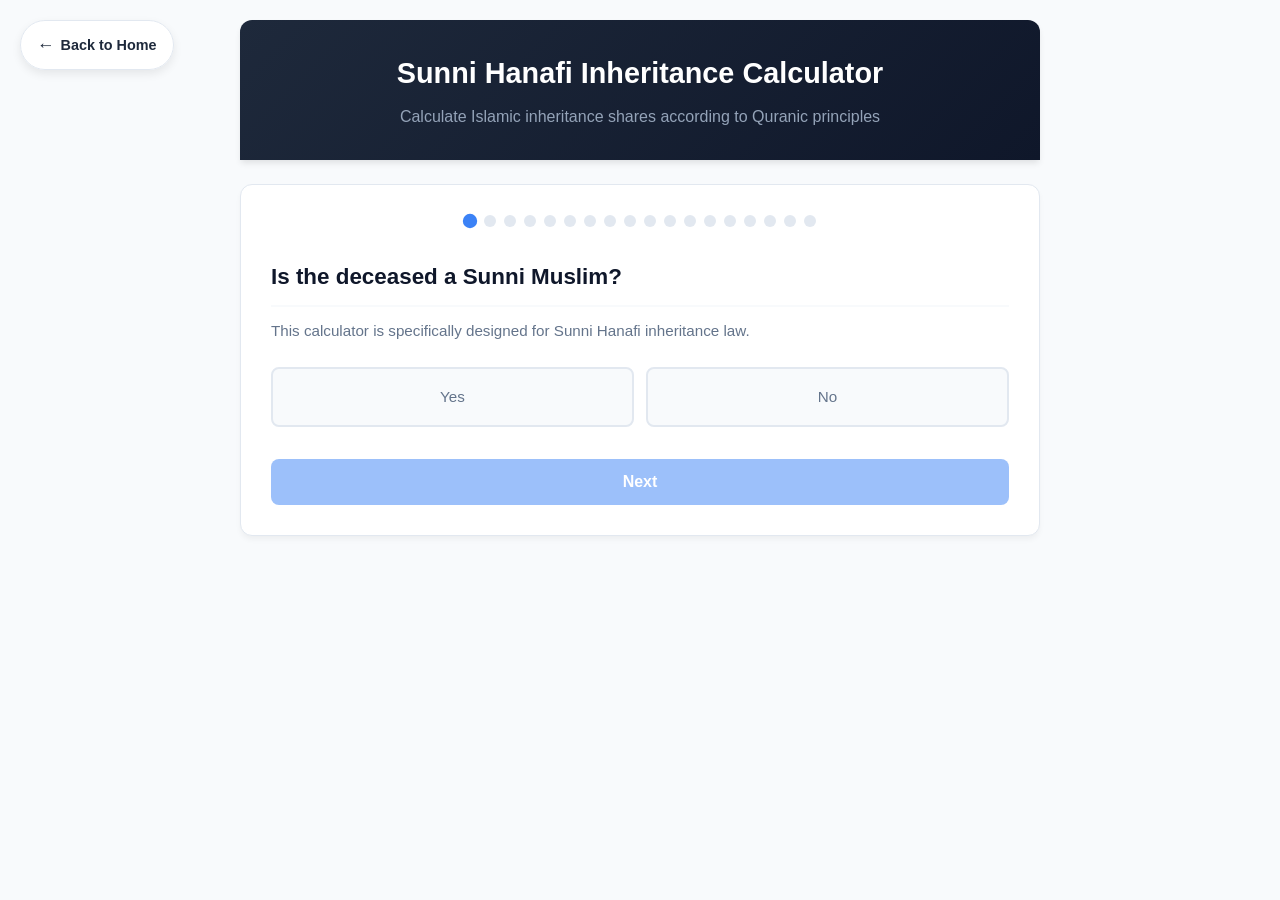
<file: pages/sunni_updated.html>
<!DOCTYPE html>
<html lang="en">

<head>
  <meta charset="UTF-8">
  <meta name="viewport" content="width=device-width, initial-scale=1.0">
  <title>Sunni Hanafi Inheritance Calculator</title>
  <style>
    :root {
      --primary: #3b82f6;
      --primary-dark: #2563eb;
      --bg: #f8fafc;
      --card-bg: #ffffff;
      --text: #0f172a;
      --text-muted: #64748b;
      --border: #e2e8f0;
      --danger: #ef4444;
      --radius: 12px;
    }

    * {
      box-sizing: border-box;
      margin: 0;
      padding: 0;
    }

    body {
      font-family: -apple-system, BlinkMacSystemFont, 'Segoe UI', Roboto, sans-serif;
      background: var(--bg);
      color: var(--text);
      line-height: 1.6;
      padding: 20px;
    }

    .container {
      max-width: 800px;
      margin: 0 auto;
    }

    .header {
      background: linear-gradient(135deg, #1e293b 0%, #0f172a 100%);
      color: white;
      padding: 30px 20px;
      text-align: center;
      border-radius: var(--radius) var(--radius) 0 0;
      margin-bottom: 24px;
      box-shadow: 0 4px 6px -1px rgb(0 0 0 / 0.1);
    }

    .header h1 {
      font-size: 1.8rem;
      margin-bottom: 8px;
      font-weight: 600;
    }

    .header p {
      color: #94a3b8;
      font-size: 1rem;
    }

    .content {
      background: var(--card-bg);
      border-radius: var(--radius);
      padding: 30px;
      box-shadow: 0 4px 6px -1px rgb(0 0 0 / 0.05);
      margin-bottom: 24px;
      border: 1px solid var(--border);
    }

    h2 {
      color: var(--text);
      font-size: 1.4rem;
      margin-bottom: 12px;
      border-bottom: 2px solid var(--bg);
      padding-bottom: 10px;
    }

    h3 {
      color: var(--primary);
      font-size: 1.2rem;
      margin-bottom: 16px;
      margin-top: 24px;
    }

    .question p {
      color: var(--text-muted);
      margin-bottom: 24px;
      font-size: 0.95rem;
    }

    .question,
    .input-group {
      margin-bottom: 20px;
    }

    label {
      display: block;
      font-weight: 600;
      margin-bottom: 8px;
      color: #334155;
      font-size: 0.95rem;
    }

    input[type="text"],
    input[type="number"],
    select {
      width: 100%;
      padding: 12px 16px;
      border: 2px solid var(--border);
      border-radius: 8px;
      font-size: 1rem;
      transition: all 0.2s;
      color: var(--text);
      background: #fff;
    }

    input:focus,
    select:focus {
      outline: none;
      border-color: var(--primary);
      box-shadow: 0 0 0 3px rgba(59, 130, 246, 0.1);
    }

    .radio-group {
      display: flex;
      gap: 12px;
      flex-wrap: wrap;
    }

    .radio-option {
      flex: 1;
      min-width: 140px;
      position: relative;
    }

    .radio-option label {
      display: flex;
      align-items: center;
      justify-content: center;
      padding: 16px;
      border: 2px solid var(--border);
      border-radius: 8px;
      cursor: pointer;
      transition: all 0.2s;
      font-weight: 500;
      margin: 0;
      background: #f8fafc;
      color: var(--text-muted);
      text-align: center;
    }

    .radio-option label:hover {
      border-color: #cbd5e1;
      background: #f1f5f9;
    }

    .radio-option.selected label {
      border-color: var(--primary);
      background: #eff6ff;
      color: var(--primary-dark);
    }

    .buttons {
      display: flex;
      gap: 16px;
      margin-top: 32px;
      justify-content: space-between;
    }

    .btn {
      padding: 14px 24px;
      border: none;
      border-radius: 8px;
      font-size: 1rem;
      font-weight: 600;
      cursor: pointer;
      transition: all 0.2s;
      flex: 1;
      text-align: center;
    }

    .btn-primary {
      background: var(--primary);
      color: white;
    }

    .btn-primary:hover {
      background: var(--primary-dark);
      transform: translateY(-1px);
    }

    .btn-secondary {
      background: #e2e8f0;
      color: #475569;
    }

    .btn-secondary:hover {
      background: #cbd5e1;
    }

    .btn:disabled {
      opacity: 0.5;
      cursor: not-allowed;
      transform: none;
    }

    .number-input {
      display: flex;
      align-items: center;
      gap: 16px;
      margin-top: 10px;
      justify-content: center;
    }

    .number-btn {
      width: 44px;
      height: 44px;
      border: 2px solid var(--border);
      border-radius: 8px;
      background: white;
      font-size: 1.2rem;
      cursor: pointer;
      color: var(--text);
      transition: all 0.2s;
      font-weight: bold;
    }

    .number-btn:hover {
      border-color: var(--primary);
      color: var(--primary);
      background: #f8fafc;
    }

    .number-display {
      font-size: 1.4rem;
      font-weight: 600;
      min-width: 40px;
      text-align: center;
    }

    .heir-card {
      background: #f8fafc;
      border: 1px solid var(--border);
      border-radius: 8px;
      padding: 20px;
      margin-bottom: 16px;
      border-left: 4px solid var(--primary);
      position: relative;
    }

    .heir-card h4 {
      margin-bottom: 16px;
      color: var(--text);
      font-size: 1.1rem;
    }

    .step-indicator {
      display: flex;
      justify-content: center;
      gap: 8px;
      margin-bottom: 32px;
      flex-wrap: wrap;
    }

    .step-dot {
      width: 12px;
      height: 12px;
      border-radius: 50%;
      background: #e2e8f0;
      transition: all 0.3s;
    }

    .step-dot.active {
      background: var(--primary);
      transform: scale(1.2);
    }

    .step-dot.completed {
      background: #93c5fd;
    }

    .results {
      margin-bottom: 32px;
      margin-top: 20px;
    }

    .summary-card {
      background: linear-gradient(135deg, var(--primary) 0%, var(--primary-dark) 100%);
      color: white;
      padding: 24px;
      border-radius: var(--radius);
      margin-bottom: 24px;
      box-shadow: 0 4px 12px rgba(37, 99, 235, 0.2);
    }

    .summary-card h3 {
      color: rgba(255, 255, 255, 0.9);
      border-bottom: 1px solid rgba(255, 255, 255, 0.2);
      margin-top: 0;
      padding-bottom: 12px;
      margin-bottom: 16px;
      font-size: 1.1rem;
    }

    .summary-card .amount {
      font-size: 2rem;
      font-weight: 700;
    }

    .heir-card .share {
      font-size: 1.5rem;
      font-weight: 700;
      color: var(--primary-dark);
      margin: 8px 0;
    }

    .heir-card .fraction {
      display: inline-block;
      background: #dbeafe;
      padding: 4px 12px;
      border-radius: 20px;
      font-size: 0.9rem;
      color: var(--primary-dark);
      margin-right: 8px;
      font-weight: 600;
    }

    .heir-card .reason {
      color: var(--text-muted);
      font-size: 0.9rem;
      line-height: 1.5;
      margin-top: 12px;
      padding-top: 12px;
      border-top: 1px solid var(--border);
    }

    .no-share {
      border-left-color: var(--danger);
      background: #fef2f2;
    }

    .no-share .share {
      color: var(--danger);
      font-weight: 600;
      font-size: 1.2rem;
    }

    .hidden {
      display: none !important;
    }

    .info-box,
    .warning-box {
      background: #eff6ff;
      border-left: 4px solid var(--primary);
      padding: 16px;
      border-radius: 0 8px 8px 0;
      color: #1e40af;
      font-size: 0.95rem;
      margin-bottom: 20px;
      line-height: 1.5;
    }

    .warning-box {
      background: #fffbeb;
      border-left-color: #f59e0b;
      color: #b45309;
    }

    .special-case {
      background: #fffbeb;
      border-radius: 8px;
      padding: 16px;
      margin-bottom: 20px;
      border: 1px solid #fde68a;
    }

    .special-case h4 {
      color: #b45309;
      margin-bottom: 8px;
      margin-top: 0;
    }

    .special-case p {
      color: #92400e;
      font-size: 0.95rem;
    }

    @media print {
      body {
        background: white;
      }

      .header {
        background: #1e293b !important;
        color: white !important;
        border-radius: 0;
        -webkit-print-color-adjust: exact;
        print-color-adjust: exact;
      }

      .buttons {
        display: none !important;
      }

      .content,
      .results {
        box-shadow: none;
        border: 1px solid #e2e8f0;
      }
    }

/* -------------------------------------------- */
      .back-home-btn {
          position: fixed;
          top: 20px;
          left: 20px;
          background: rgba(255, 255, 255, 0.95);
          color: #1e293b;
          padding: 10px 16px;
          border-radius: 999px;
          text-decoration: none;
          font-weight: 600;
          font-size: 0.9rem;
          border: 1px solid #e2e8f0;
          box-shadow: 0 4px 10px rgba(0, 0, 0, 0.08);
          backdrop-filter: blur(8px);
          transition: all 0.25s ease;
          display: flex;
          align-items: center;
          gap: 6px;
          z-index: 1000;
      }

      .back-home-btn .arrow {
          font-size: 1.1rem;
          transition: transform 0.2s ease;
      }

      .back-home-btn:hover {
          transform: translateY(-3px);
          border-color: #3b82f6;
          box-shadow: 0 8px 18px rgba(59, 130, 246, 0.25);
      }

      .back-home-btn:hover .arrow {
          transform: translateX(-3px);
      }

  </style>
</head>

<body>
  <div class="container">
    <!-- Back to Home Button -->
    <a href="../index.html#calculator" class="back-home-btn">
        <span class="arrow">←</span> Back to Home
    </a>

    <div class="header">
      <h1>Sunni Hanafi Inheritance Calculator</h1>
      <p>Calculate Islamic inheritance shares according to Quranic principles</p>
    </div>

    <div id="wizard" class="content">
      <div class="step-indicator" id="stepIndicator"></div>
      <div id="stepContent"></div>
      <div class="buttons">
        <button class="btn btn-secondary" id="backBtn" onclick="goBack()">Back</button>
        <button class="btn btn-primary" id="nextBtn" onclick="goNext()">Next</button>
      </div>
    </div>

    <div id="results" class="content hidden"></div>
  </div>

  <script>
    let currentStep = 0;
    let data = { deceasedGender: '', isSunniMuslim: null, totalEstate: 100, spouse: { alive: null, count: 0 }, father: { alive: null }, mother: { alive: null }, sons: { count: 0 }, daughters: { count: 0 }, sonsOfSons: { count: 0 }, daughtersOfSons: { count: 0 }, paternalGrandfather: { alive: null }, paternalGrandmother: { alive: null }, maternalGrandmother: { alive: null }, fullBrothers: { count: 0 }, fullSisters: { count: 0 }, consanguineBrothers: { count: 0 }, consanguineSisters: { count: 0 }, uterineBrothers: { count: 0 }, uterineSisters: { count: 0 } };
    const steps = [{ id: 'religion', title: 'Religious Confirmation', required: true }, { id: 'deceased', title: 'Deceased Information', required: true }, { id: 'estate', title: 'Estate Value', required: true }, { id: 'spouse', title: 'Spouse', required: true }, { id: 'spouseCount', title: 'Number of Spouses', required: false }, { id: 'father', title: 'Father', required: true }, { id: 'mother', title: 'Mother', required: true }, { id: 'sons', title: 'Sons', required: true }, { id: 'daughters', title: 'Daughters', required: true }, { id: 'sonsOfSons', title: 'Sons of Sons', required: false }, { id: 'daughtersOfSons', title: 'Daughters of Sons', required: false }, { id: 'paternalGrandfather', title: 'Paternal Grandfather', required: false }, { id: 'paternalGrandmother', title: 'Paternal Grandmother', required: false }, { id: 'maternalGrandmother', title: 'Maternal Grandmother', required: false }, { id: 'fullBrothers', title: 'Full Brothers', required: false }, { id: 'fullSisters', title: 'Full Sisters', required: false }, { id: 'consanguineBrothers', title: 'Consanguine Brothers', required: false }, { id: 'consanguineSisters', title: 'Consanguine Sisters', required: false }, { id: 'uterineSiblings', title: 'Uterine Siblings', required: false }];

    function shouldSkipStep(stepId) {
      switch (stepId) {
        case 'spouseCount': return data.spouse.alive !== true || data.deceasedGender !== 'male';
        case 'sonsOfSons': case 'daughtersOfSons': return data.sons.count > 0;
        case 'paternalGrandfather': return data.father.alive === true;
        case 'paternalGrandmother': case 'maternalGrandmother': return data.mother.alive === true;
        case 'fullBrothers': case 'fullSisters': case 'consanguineBrothers': case 'consanguineSisters': case 'uterineSiblings': return data.sons.count > 0 || data.sonsOfSons.count > 0 || data.father.alive === true;
        default: return false;
      }
    }
    function getActiveSteps() { return steps.filter(s => !shouldSkipStep(s.id)); }

    function renderStepIndicator() {
      const activeSteps = getActiveSteps();
      const currentActiveIndex = activeSteps.findIndex(s => s.id === steps[currentStep].id);
      let html = '';
      activeSteps.forEach((_, i) => {
        let cls = 'step-dot';
        if (i < currentActiveIndex) cls += ' completed';
        if (i === currentActiveIndex) cls += ' active';
        html += `<div class="${cls}"></div>`;
      });
      document.getElementById('stepIndicator').innerHTML = html;
    }

    function renderStep() {
      while (currentStep < steps.length && shouldSkipStep(steps[currentStep].id)) { currentStep++; }
      if (currentStep >= steps.length) { showResults(); return; }
      renderStepIndicator();
      const step = steps[currentStep];
      let html = '';

      switch (step.id) {
        case 'religion':
          html = `<div class="question"><h2>Is the deceased a Sunni Muslim?</h2><p>This calculator is specifically designed for Sunni Hanafi inheritance law.</p><div class="radio-group"><div class="radio-option ${data.isSunniMuslim === true ? 'selected' : ''}" onclick="selectOption('isSunniMuslim', true)"><label>Yes</label></div><div class="radio-option ${data.isSunniMuslim === false ? 'selected' : ''}" onclick="selectOption('isSunniMuslim', false)"><label>No</label></div></div></div>`;
          if (data.isSunniMuslim === false) { html += `<div class="warning-box"><p>This calculator only applies to Sunni Muslim inheritance. Different laws apply to other faiths and sects.</p></div>`; } break;
        case 'deceased':
          html = `<div class="question"><h2>Who has passed away?</h2><p>Please select the gender of the deceased person.</p><div class="radio-group"><div class="radio-option ${data.deceasedGender === 'male' ? 'selected' : ''}" onclick="selectOption('deceasedGender', 'male')"><label>Male (Husband/Father)</label></div><div class="radio-option ${data.deceasedGender === 'female' ? 'selected' : ''}" onclick="selectOption('deceasedGender', 'female')"><label>Female (Wife/Mother)</label></div></div></div>`; break;
        case 'estate':
          html = `<div class="question"><h2>What is the total estate value?</h2><p>Enter the value after debts, funeral expenses, and bequests are deducted.</p><div class="input-group"><label>Total Estate Value</label><input type="number" id="estateInput" value="${data.totalEstate || ''}" placeholder="Enter amount" onchange="data.totalEstate = parseFloat(this.value) || 100"></div></div><div class="info-box"><p><strong>Note:</strong> Wasiyyah (bequest) cannot exceed 1/3 of the estate for non-heirs.</p></div>`; break;
        case 'spouse':
          const spouseType = data.deceasedGender === 'male' ? 'wife/wives' : 'husband';
          html = `<div class="question"><h2>Is the ${spouseType} alive?</h2><div class="radio-group"><div class="radio-option ${data.spouse.alive === true ? 'selected' : ''}" onclick="selectOption('spouse.alive', true)"><label>Yes</label></div><div class="radio-option ${data.spouse.alive === false ? 'selected' : ''}" onclick="selectOption('spouse.alive', false)"><label>No</label></div></div></div>`; break;
        case 'spouseCount':
          html = `<div class="question"><h2>How many wives are alive?</h2><div class="number-input"><button class="number-btn" onclick="adjustCount('spouse.count', -1)">-</button><div class="number-display">${data.spouse.count}</div><button class="number-btn" onclick="adjustCount('spouse.count', 1)">+</button></div></div>`; break;
        case 'father':
          html = `<div class="question"><h2>Is the father alive?</h2><div class="radio-group"><div class="radio-option ${data.father.alive === true ? 'selected' : ''}" onclick="selectOption('father.alive', true)"><label>Yes</label></div><div class="radio-option ${data.father.alive === false ? 'selected' : ''}" onclick="selectOption('father.alive', false)"><label>No</label></div></div></div>`; break;
        case 'mother':
          html = `<div class="question"><h2>Is the mother alive?</h2><div class="radio-group"><div class="radio-option ${data.mother.alive === true ? 'selected' : ''}" onclick="selectOption('mother.alive', true)"><label>Yes</label></div><div class="radio-option ${data.mother.alive === false ? 'selected' : ''}" onclick="selectOption('mother.alive', false)"><label>No</label></div></div></div>`; break;
        case 'sons':
          html = `<div class="question"><h2>How many sons?</h2><div class="number-input"><button class="number-btn" onclick="adjustCount('sons.count', -1)">-</button><div class="number-display">${data.sons.count}</div><button class="number-btn" onclick="adjustCount('sons.count', 1)">+</button></div></div>`; break;
        case 'daughters':
          html = `<div class="question"><h2>How many daughters?</h2><div class="number-input"><button class="number-btn" onclick="adjustCount('daughters.count', -1)">-</button><div class="number-display">${data.daughters.count}</div><button class="number-btn" onclick="adjustCount('daughters.count', 1)">+</button></div></div>`; break;
        case 'sonsOfSons':
          html = `<div class="question"><h2>How many sons of sons (grandsons)?</h2><div class="number-input"><button class="number-btn" onclick="adjustCount('sonsOfSons.count', -1)">-</button><div class="number-display">${data.sonsOfSons.count}</div><button class="number-btn" onclick="adjustCount('sonsOfSons.count', 1)">+</button></div></div>`; break;
        case 'daughtersOfSons':
          html = `<div class="question"><h2>How many daughters of sons?</h2><div class="number-input"><button class="number-btn" onclick="adjustCount('daughtersOfSons.count', -1)">-</button><div class="number-display">${data.daughtersOfSons.count}</div><button class="number-btn" onclick="adjustCount('daughtersOfSons.count', 1)">+</button></div></div>`; break;
        case 'paternalGrandfather':
          html = `<div class="question"><h2>Is the paternal grandfather alive?</h2><div class="radio-group"><div class="radio-option ${data.paternalGrandfather.alive === true ? 'selected' : ''}" onclick="selectOption('paternalGrandfather.alive', true)"><label>Yes</label></div><div class="radio-option ${data.paternalGrandfather.alive === false ? 'selected' : ''}" onclick="selectOption('paternalGrandfather.alive', false)"><label>No</label></div></div></div>`; break;
        case 'paternalGrandmother':
          html = `<div class="question"><h2>Is the paternal grandmother alive?</h2><div class="radio-group"><div class="radio-option ${data.paternalGrandmother.alive === true ? 'selected' : ''}" onclick="selectOption('paternalGrandmother.alive', true)"><label>Yes</label></div><div class="radio-option ${data.paternalGrandmother.alive === false ? 'selected' : ''}" onclick="selectOption('paternalGrandmother.alive', false)"><label>No</label></div></div></div>`; break;
        case 'maternalGrandmother':
          html = `<div class="question"><h2>Is the maternal grandmother alive?</h2><div class="radio-group"><div class="radio-option ${data.maternalGrandmother.alive === true ? 'selected' : ''}" onclick="selectOption('maternalGrandmother.alive', true)"><label>Yes</label></div><div class="radio-option ${data.maternalGrandmother.alive === false ? 'selected' : ''}" onclick="selectOption('maternalGrandmother.alive', false)"><label>No</label></div></div></div>`; break;
        case 'fullBrothers':
          html = `<div class="question"><h2>How many full brothers?</h2><div class="number-input"><button class="number-btn" onclick="adjustCount('fullBrothers.count', -1)">-</button><div class="number-display">${data.fullBrothers.count}</div><button class="number-btn" onclick="adjustCount('fullBrothers.count', 1)">+</button></div></div>`; break;
        case 'fullSisters':
          html = `<div class="question"><h2>How many full sisters?</h2><div class="number-input"><button class="number-btn" onclick="adjustCount('fullSisters.count', -1)">-</button><div class="number-display">${data.fullSisters.count}</div><button class="number-btn" onclick="adjustCount('fullSisters.count', 1)">+</button></div></div>`; break;
        case 'consanguineBrothers':
          html = `<div class="question"><h2>How many consanguine brothers?</h2><div class="number-input"><button class="number-btn" onclick="adjustCount('consanguineBrothers.count', -1)">-</button><div class="number-display">${data.consanguineBrothers.count}</div><button class="number-btn" onclick="adjustCount('consanguineBrothers.count', 1)">+</button></div></div>`; break;
        case 'consanguineSisters':
          html = `<div class="question"><h2>How many consanguine sisters?</h2><div class="number-input"><button class="number-btn" onclick="adjustCount('consanguineSisters.count', -1)">-</button><div class="number-display">${data.consanguineSisters.count}</div><button class="number-btn" onclick="adjustCount('consanguineSisters.count', 1)">+</button></div></div>`; break;
        case 'uterineSiblings':
          html = `<div class="question"><h2>How many uterine siblings?</h2><div class="input-group"><label style="text-align:center">Uterine Brothers</label><div class="number-input"><button class="number-btn" onclick="adjustCount('uterineBrothers.count', -1)">-</button><div class="number-display">${data.uterineBrothers.count}</div><button class="number-btn" onclick="adjustCount('uterineBrothers.count', 1)">+</button></div></div><div class="input-group" style="margin-top: 16px;"><label style="text-align:center">Uterine Sisters</label><div class="number-input"><button class="number-btn" onclick="adjustCount('uterineSisters.count', -1)">-</button><div class="number-display">${data.uterineSisters.count}</div><button class="number-btn" onclick="adjustCount('uterineSisters.count', 1)">+</button></div></div></div>`; break;
      }
      document.getElementById('stepContent').innerHTML = html;
      document.getElementById('backBtn').style.display = currentStep === 0 ? 'none' : 'block';
      document.getElementById('nextBtn').textContent = currentStep === getActiveSteps().length - 1 ? 'Calculate' : 'Next';
      document.getElementById('nextBtn').disabled = !canProceed();
    }

    function selectOption(path, value) { const parts = path.split('.'); if (parts.length === 2) { data[parts[0]][parts[1]] = value; } else { data[path] = value; } renderStep(); }
    function adjustCount(path, delta) { const parts = path.split('.'); let current = data[parts[0]][parts[1]]; let newVal = Math.max(0, current + delta); if (path === 'spouse.count') newVal = Math.min(4, newVal); data[parts[0]][parts[1]] = newVal; renderStep(); }
    function canProceed() { const step = steps[currentStep]; switch (step.id) { case 'religion': return data.isSunniMuslim === true; case 'deceased': return data.deceasedGender !== ''; case 'spouse': return data.spouse.alive !== null; case 'spouseCount': return data.spouse.count > 0; case 'father': return data.father.alive !== null; case 'mother': return data.mother.alive !== null; case 'paternalGrandfather': return data.paternalGrandfather.alive !== null; case 'paternalGrandmother': return data.paternalGrandmother.alive !== null; case 'maternalGrandmother': return data.maternalGrandmother.alive !== null; default: return true; } }
    function goBack() { do { currentStep--; } while (currentStep > 0 && shouldSkipStep(steps[currentStep].id)); renderStep(); }
    function goNext() { currentStep++; renderStep(); }

// case 'estate': return data.totalEstate > 0

    function calculateInheritance() {
      const estate = data.totalEstate; const heirs = []; let totalShares = 0;
      const hasSons = data.sons.count > 0; const hasDaughters = data.daughters.count > 0; const hasChildren = hasSons || hasDaughters;
      const hasSonsOfSons = data.sonsOfSons.count > 0; const hasDescendants = hasChildren || hasSonsOfSons || data.daughtersOfSons.count > 0;
      const hasFather = data.father.alive; const hasGrandfather = data.paternalGrandfather.alive;

      if (data.spouse.alive) {
        let spouseFraction, reason;
        if (data.deceasedGender === 'male') {
          const count = data.spouse.count || 1;
          if (hasDescendants) { spouseFraction = 1 / 8; reason = `Wife/wives receive 1/8. Shared equally among ${count}.`; }
          else { spouseFraction = 1 / 4; reason = `Wife/wives receive 1/4. Shared equally among ${count}.`; }
          heirs.push({ name: `Wife (${count})`, fraction: spouseFraction, share: spouseFraction, reason, type: 'sharer', count });
        } else {
          if (hasDescendants) { spouseFraction = 1 / 4; reason = 'Husband receives 1/4.'; }
          else { spouseFraction = 1 / 2; reason = 'Husband receives 1/2.'; }
          heirs.push({ name: 'Husband', fraction: spouseFraction, share: spouseFraction, reason, type: 'sharer', count: 1 });
        }
        totalShares += spouseFraction;
      }

      if (data.father.alive) {
        if (hasDescendants) { heirs.push({ name: 'Father', fraction: 1 / 6, share: 1 / 6, reason: 'Father receives 1/6 as a sharer.', type: 'sharer', count: 1, alsoResidue: !hasSons && !hasSonsOfSons }); totalShares += 1 / 6; }
      }

      if (data.mother.alive) {
        let motherFraction, reason;
        const totalSiblings = data.fullBrothers.count + data.fullSisters.count + data.consanguineBrothers.count + data.consanguineSisters.count + data.uterineBrothers.count + data.uterineSisters.count;
        if (hasDescendants) { motherFraction = 1 / 6; reason = 'Mother receives 1/6.'; }
        else if (totalSiblings >= 2) { motherFraction = 1 / 6; reason = 'Mother receives 1/6 (multiple siblings present).'; }
        else { motherFraction = 1 / 3; reason = 'Mother receives 1/3.'; }
        heirs.push({ name: 'Mother', fraction: motherFraction, share: motherFraction, reason, type: 'sharer', count: 1 });
        totalShares += motherFraction;
      }

      if (!data.mother.alive) {
        const grandmothers = [];
        if (data.paternalGrandmother.alive) grandmothers.push('Paternal');
        if (data.maternalGrandmother.alive) grandmothers.push('Maternal');
        if (grandmothers.length > 0) {
          const share = 1 / 6; const perGrandmother = share / grandmothers.length;
          grandmothers.forEach(type => { heirs.push({ name: `${type} Grandmother`, fraction: perGrandmother, share: perGrandmother, reason: 'Grandmother receives 1/6.', type: 'sharer', count: 1 }); });
          totalShares += share;
        }
      }

      if (!data.father.alive && data.paternalGrandfather.alive) {
        if (hasDescendants) { heirs.push({ name: 'Paternal Grandfather', fraction: 1 / 6, share: 1 / 6, reason: 'Grandfather receives 1/6.', type: 'sharer', count: 1, alsoResidue: !hasSons && !hasSonsOfSons }); totalShares += 1 / 6; }
      }

      if (!hasSons && hasDaughters) {
        let daughterFraction, reason;
        if (data.daughters.count === 1) { daughterFraction = 1 / 2; reason = 'Single daughter receives 1/2.'; }
        else { daughterFraction = 2 / 3; reason = 'Multiple daughters share 2/3.'; }
        heirs.push({ name: `Daughter${data.daughters.count > 1 ? 's' : ''} (${data.daughters.count})`, fraction: daughterFraction, share: daughterFraction, reason, type: 'sharer', count: data.daughters.count });
        totalShares += daughterFraction;
      }

      if (!hasSons && data.daughtersOfSons.count > 0) {
        let sdFraction = 0, reason = '';
        if (data.daughters.count === 0) {
          if (data.daughtersOfSons.count === 1) { sdFraction = 1 / 2; reason = "Son's daughter receives 1/2."; }
          else { sdFraction = 2 / 3; reason = "Son's daughters share 2/3."; }
        } else if (data.daughters.count === 1) { sdFraction = 1 / 6; reason = "Son's daughter(s) receive 1/6 completion share."; }

        if (sdFraction > 0) { heirs.push({ name: `Son's Daughter${data.daughtersOfSons.count > 1 ? 's' : ''} (${data.daughtersOfSons.count})`, fraction: sdFraction, share: sdFraction, reason, type: 'sharer', count: data.daughtersOfSons.count }); totalShares += sdFraction; }
        else if (data.daughters.count >= 2) { heirs.push({ name: `Son's Daughter${data.daughtersOfSons.count > 1 ? 's' : ''} (${data.daughtersOfSons.count})`, fraction: 0, share: 0, reason: "Excluded by multiple daughters.", type: 'excluded', count: data.daughtersOfSons.count }); }
      }

      const totalUterine = data.uterineBrothers.count + data.uterineSisters.count;
      if (totalUterine > 0) {
        if (hasDescendants || hasFather || hasGrandfather) { heirs.push({ name: `Uterine Sibling${totalUterine > 1 ? 's' : ''} (${totalUterine})`, fraction: 0, share: 0, reason: 'Excluded by descendants/father.', type: 'excluded', count: totalUterine }); }
        else {
          let uterineFraction = totalUterine === 1 ? 1 / 6 : 1 / 3;
          heirs.push({ name: `Uterine Sibling${totalUterine > 1 ? 's' : ''} (${totalUterine})`, fraction: uterineFraction, share: uterineFraction, reason: `Uterine siblings receive ${totalUterine === 1 ? '1/6' : '1/3'}.`, type: 'sharer', count: totalUterine });
          totalShares += uterineFraction;
        }
      }

      if (!hasSons && !hasSonsOfSons && !hasFather && !hasGrandfather && data.fullBrothers.count === 0 && data.fullSisters.count > 0) {
        let fsFraction = data.fullSisters.count === 1 ? 1 / 2 : 2 / 3;
        heirs.push({ name: `Full Sister${data.fullSisters.count > 1 ? 's' : ''} (${data.fullSisters.count})`, fraction: fsFraction, share: fsFraction, reason: 'Full sisters receive share.', type: 'sharer', count: data.fullSisters.count });
        totalShares += fsFraction;
      }

      if (!hasSons && !hasSonsOfSons && !hasFather && !hasGrandfather && data.fullBrothers.count === 0 && data.consanguineBrothers.count === 0 && data.consanguineSisters.count > 0) {
        if (data.fullSisters.count === 0) {
          let csFraction = data.consanguineSisters.count === 1 ? 1 / 2 : 2 / 3;
          heirs.push({ name: `Consanguine Sister${data.consanguineSisters.count > 1 ? 's' : ''} (${data.consanguineSisters.count})`, fraction: csFraction, share: csFraction, reason: 'Consanguine sisters receive share.', type: 'sharer', count: data.consanguineSisters.count });
          totalShares += csFraction;
        } else if (data.fullSisters.count === 1) {
          heirs.push({ name: `Consanguine Sister${data.consanguineSisters.count > 1 ? 's' : ''} (${data.consanguineSisters.count})`, fraction: 1 / 6, share: 1 / 6, reason: 'Completion share of 1/6.', type: 'sharer', count: data.consanguineSisters.count });
          totalShares += 1 / 6;
        } else { heirs.push({ name: `Consanguine Sister${data.consanguineSisters.count > 1 ? 's' : ''} (${data.consanguineSisters.count})`, fraction: 0, share: 0, reason: 'Excluded by multiple full sisters.', type: 'excluded', count: data.consanguineSisters.count }); }
      }

      let residue = 1 - totalShares;
      const residuaries = [];

      if (hasSons) {
        const totalParts = (data.sons.count * 2) + data.daughters.count;
        const sonShare = (2 / totalParts) * residue; const daughterShare = data.daughters.count > 0 ? (1 / totalParts) * residue : 0;
        residuaries.push({ name: `Son${data.sons.count > 1 ? 's' : ''} (${data.sons.count})`, share: sonShare * data.sons.count, perPerson: sonShare, reason: 'Sons receive residue.', type: 'residuary', count: data.sons.count });
        if (data.daughters.count > 0) { residuaries.push({ name: `Daughter${data.daughters.count > 1 ? 's' : ''} (${data.daughters.count})`, share: daughterShare * data.daughters.count, perPerson: daughterShare, reason: 'Daughters receive residue with sons.', type: 'residuary', count: data.daughters.count }); }
        residue = 0;
      } else if (hasSonsOfSons) {
        const totalParts = (data.sonsOfSons.count * 2) + data.daughtersOfSons.count;
        const ssShare = (2 / totalParts) * residue; const sdShare = data.daughtersOfSons.count > 0 ? (1 / totalParts) * residue : 0;
        residuaries.push({ name: `Son's Son${data.sonsOfSons.count > 1 ? 's' : ''} (${data.sonsOfSons.count})`, share: ssShare * data.sonsOfSons.count, perPerson: ssShare, reason: "Son's sons receive residue.", type: 'residuary', count: data.sonsOfSons.count });
        if (data.daughtersOfSons.count > 0) {
          const sdIndex = heirs.findIndex(h => h.name.includes("Son's Daughter"));
          if (sdIndex !== -1) { totalShares -= heirs[sdIndex].share; heirs.splice(sdIndex, 1); residue = 1 - totalShares; }
          residuaries.push({ name: `Son's Daughter${data.daughtersOfSons.count > 1 ? 's' : ''} (${data.daughtersOfSons.count})`, share: sdShare * data.daughtersOfSons.count, perPerson: sdShare, reason: "Receive residue with son's sons.", type: 'residuary', count: data.daughtersOfSons.count });
        }
        residue = 0;
      } else if (hasFather && residue > 0) {
        const fatherHeir = heirs.find(h => h.name === 'Father');
        if (fatherHeir) { fatherHeir.share += residue; fatherHeir.reason += ` Also takes residue.`; }
        else { residuaries.push({ name: 'Father', share: residue, reason: 'Father takes residue.', type: 'residuary', count: 1 }); }
        residue = 0;
      } else if (hasGrandfather && !hasFather && residue > 0) {
        const gfHeir = heirs.find(h => h.name === 'Paternal Grandfather');
        if (gfHeir) { gfHeir.share += residue; gfHeir.reason += ` Also takes residue.`; }
        else { residuaries.push({ name: 'Paternal Grandfather', share: residue, reason: 'Grandfather takes residue.', type: 'residuary', count: 1 }); }
        residue = 0;
      } else if (data.fullBrothers.count > 0 && residue > 0) {
        const totalParts = (data.fullBrothers.count * 2) + data.fullSisters.count;
        const brotherShare = (2 / totalParts) * residue; const sisterShare = data.fullSisters.count > 0 ? (1 / totalParts) * residue : 0;
        residuaries.push({ name: `Full Brother${data.fullBrothers.count > 1 ? 's' : ''} (${data.fullBrothers.count})`, share: brotherShare * data.fullBrothers.count, perPerson: brotherShare, reason: 'Full brothers take residue.', type: 'residuary', count: data.fullBrothers.count });
        if (data.fullSisters.count > 0) {
          const fsIndex = heirs.findIndex(h => h.name.includes('Full Sister'));
          if (fsIndex !== -1) { totalShares -= heirs[fsIndex].share; heirs.splice(fsIndex, 1); }
          residuaries.push({ name: `Full Sister${data.fullSisters.count > 1 ? 's' : ''} (${data.fullSisters.count})`, share: sisterShare * data.fullSisters.count, perPerson: sisterShare, reason: 'Full sisters take residue with brothers.', type: 'residuary', count: data.fullSisters.count });
        }
        residue = 0;
      } else if (data.consanguineBrothers.count > 0 && residue > 0) {
        const totalParts = (data.consanguineBrothers.count * 2) + data.consanguineSisters.count;
        const brotherShare = (2 / totalParts) * residue; const sisterShare = data.consanguineSisters.count > 0 ? (1 / totalParts) * residue : 0;
        residuaries.push({ name: `Consanguine Brother${data.consanguineBrothers.count > 1 ? 's' : ''} (${data.consanguineBrothers.count})`, share: brotherShare * data.consanguineBrothers.count, perPerson: brotherShare, reason: 'Consanguine brothers take residue.', type: 'residuary', count: data.consanguineBrothers.count });
        if (data.consanguineSisters.count > 0) {
          const csIndex = heirs.findIndex(h => h.name.includes('Consanguine Sister'));
          if (csIndex !== -1) { totalShares -= heirs[csIndex].share; heirs.splice(csIndex, 1); }
          residuaries.push({ name: `Consanguine Sister${data.consanguineSisters.count > 1 ? 's' : ''} (${data.consanguineSisters.count})`, share: sisterShare * data.consanguineSisters.count, perPerson: sisterShare, reason: 'Take residue with consanguine brothers.', type: 'residuary', count: data.consanguineSisters.count });
        }
        residue = 0;
      } else if (data.fullSisters.count > 0 && (hasDaughters || data.daughtersOfSons.count > 0) && residue > 0) {
        const fsHeir = heirs.find(h => h.name.includes('Full Sister'));
        if (fsHeir) { totalShares -= fsHeir.share; heirs.splice(heirs.indexOf(fsHeir), 1); }
        residuaries.push({ name: `Full Sister${data.fullSisters.count > 1 ? 's' : ''} (${data.fullSisters.count})`, share: residue, reason: 'Full sisters become residuaries with daughters.', type: 'residuary', count: data.fullSisters.count });
        residue = 0;
      }

      heirs.push(...residuaries);
      let finalTotal = heirs.filter(h => h.type !== 'excluded').reduce((sum, h) => sum + h.share, 0);
      let aulApplied = false;
      if (finalTotal > 1.001) { aulApplied = true; heirs.forEach(h => { if (h.type !== 'excluded') { h.share = h.share / finalTotal; } }); }
      let raddApplied = false;
      if (finalTotal < 0.999 && residuaries.length === 0) {
        raddApplied = true;
        const eligibleForRadd = heirs.filter(h => h.type === 'sharer' && !h.name.includes('Husband') && !h.name.includes('Wife'));
        if (eligibleForRadd.length > 0) {
          const totalEligible = eligibleForRadd.reduce((sum, h) => sum + h.share, 0); const raddAmount = 1 - finalTotal;
          eligibleForRadd.forEach(h => { h.share += (h.share / totalEligible) * raddAmount; h.reason += ' (Includes Radd)'; });
        }
      }
      return { heirs: heirs.filter(h => h.share > 0 || h.type === 'excluded'), aulApplied, raddApplied, estate };
    }

    function formatCurrency(amount) { return new Intl.NumberFormat('en-US', { minimumFractionDigits: 2, maximumFractionDigits: 2 }).format(amount); }
    function fractionToString(decimal) {
      const fractions = [[1, '1 (Whole)'], [1 / 2, '1/2'], [1 / 3, '1/3'], [2 / 3, '2/3'], [1 / 4, '1/4'], [3 / 4, '3/4'], [1 / 6, '1/6'], [5 / 6, '5/6'], [1 / 8, '1/8'], [7 / 8, '7/8'], [1 / 12, '1/12'], [1 / 24, '1/24']];
      for (const [val, str] of fractions) { if (Math.abs(decimal - val) < 0.001) return str; }
      return (decimal * 100).toFixed(1) + '%';
    }

    function showResults() {
      document.getElementById('wizard').classList.add('hidden');
      const resultsDiv = document.getElementById('results');
      resultsDiv.classList.remove('hidden');
      const { heirs, aulApplied, raddApplied, estate } = calculateInheritance();

      let html = `<h2>Inheritance Distribution</h2><div class="summary-card"><h3>Total Estate Value</h3><div class="amount">${formatCurrency(estate)}</div></div>`;
      if (aulApplied) { html += `<div class="special-case"><h4>Aul Applied</h4><p>Total shares exceeded estate. Proportionately reduced.</p></div>`; }
      if (raddApplied) { html += `<div class="special-case"><h4>Radd Applied</h4><p>Residue returned to eligible sharers.</p></div>`; }

      heirs.forEach(heir => {
        const amount = heir.share * estate; const perPerson = heir.count > 1 ? amount / heir.count : amount;
        const isExcluded = heir.type === 'excluded';
        html += `<div class="heir-card ${isExcluded ? 'no-share' : ''}"><h4>${heir.name}</h4>${isExcluded ? '<div class="share">Excluded</div>' : `<div class="share">${formatCurrency(amount)}</div><span class="fraction">${fractionToString(heir.share)}</span><span class="fraction">${(heir.share * 100).toFixed(2)}%</span>${heir.count > 1 ? `<span class="fraction">${formatCurrency(perPerson)} each</span>` : ''}`}<div class="reason">${heir.reason}</div></div>`;
      });
      html += `<button class="btn btn-primary" onclick="restart()" style="width:100%; margin-top:20px;">Start New Calculation</button>`;
      resultsDiv.innerHTML = html;
    }

    function restart() {
      currentStep = 0;
      data = { deceasedGender: '', isSunniMuslim: null, totalEstate: 100, spouse: { alive: null, count: 0 }, father: { alive: null }, mother: { alive: null }, sons: { count: 0 }, daughters: { count: 0 }, sonsOfSons: { count: 0 }, daughtersOfSons: { count: 0 }, paternalGrandfather: { alive: null }, paternalGrandmother: { alive: null }, maternalGrandmother: { alive: null }, fullBrothers: { count: 0 }, fullSisters: { count: 0 }, consanguineBrothers: { count: 0 }, consanguineSisters: { count: 0 }, uterineBrothers: { count: 0 }, uterineSisters: { count: 0 } };
      document.getElementById('results').classList.add('hidden');
      document.getElementById('wizard').classList.remove('hidden');
      renderStep();
    }
    renderStep();
  </script>
</body>

</html>
</file>
